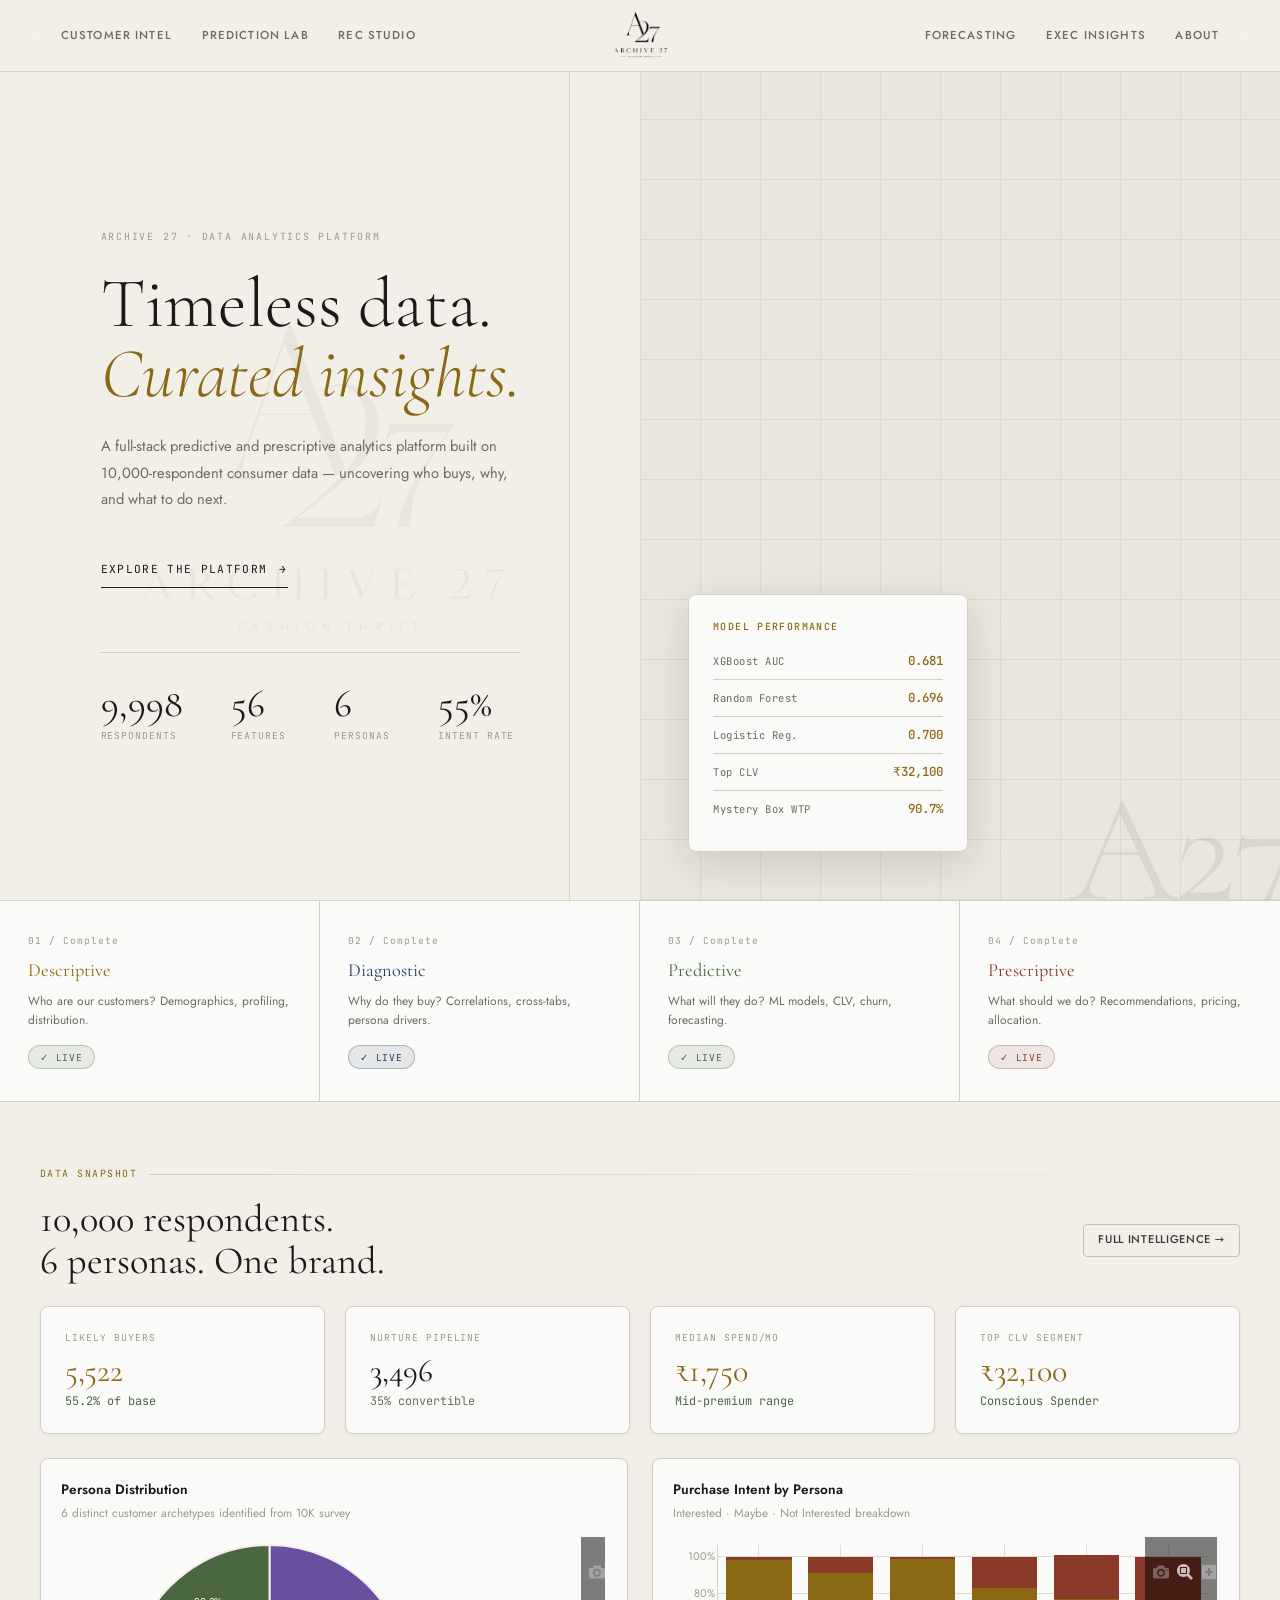
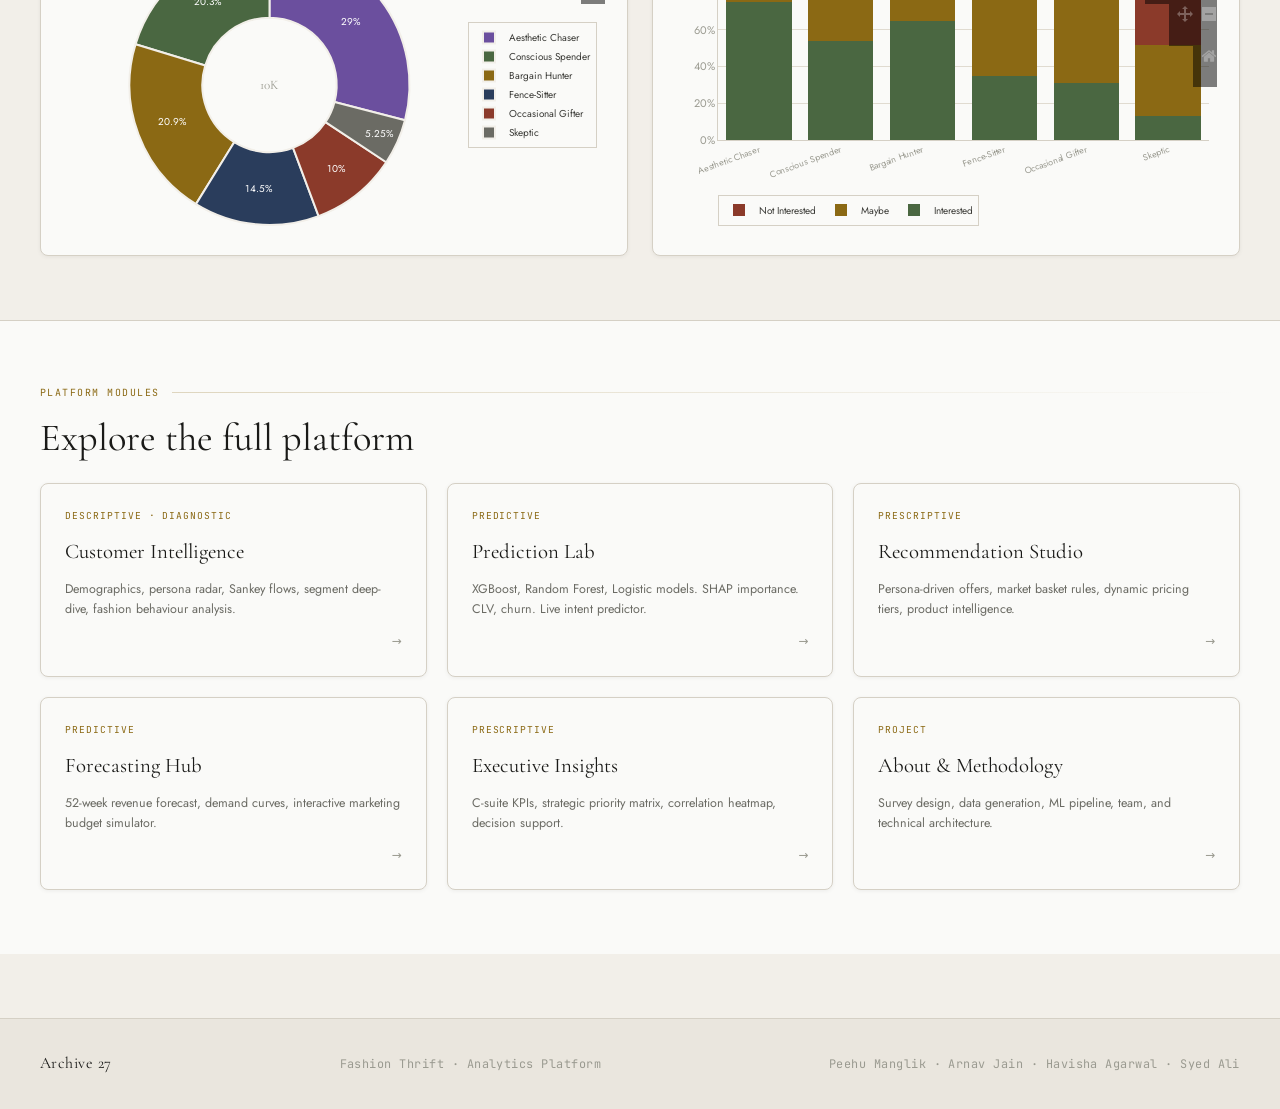
<file: index.html>
<!DOCTYPE html>
<html lang="en">
<head>
<meta charset="UTF-8"/><meta name="viewport" content="width=device-width,initial-scale=1"/>
<title>Archive 27 — Analytics Platform</title>
<link rel="stylesheet" href="css/main.css"/>
<style>
/* ── Hero ── */
.hero{min-height:calc(100vh - var(--nav-h));display:grid;grid-template-columns:1fr 1fr;align-items:stretch;background:var(--cream)}
.hero-left{display:flex;flex-direction:column;justify-content:center;padding:5rem 4rem 5rem 0;border-right:1px solid var(--border)}
.hero-eyebrow{font-family:var(--font-mono);font-size:.62rem;letter-spacing:.18em;text-transform:uppercase;color:var(--ink-4);margin-bottom:1.5rem}
.hero h1{font-size:clamp(3.5rem,5.5vw,5.5rem);line-height:1.0;margin-bottom:1.5rem;font-weight:300}
.hero h1 em{font-style:italic;color:var(--gold)}
.hero-sub{font-size:.92rem;color:var(--ink-3);max-width:420px;margin-bottom:3rem;line-height:1.8}
.hero-cta{display:flex;align-items:center;gap:.75rem;font-family:var(--font-mono);font-size:.7rem;letter-spacing:.12em;text-transform:uppercase;color:var(--ink);text-decoration:none;padding-bottom:.5rem;border-bottom:1px solid var(--ink);width:fit-content;transition:var(--t)}
.hero-cta:hover{color:var(--gold);border-color:var(--gold)}
.hero-stats{display:flex;gap:3rem;margin-top:4rem;padding-top:2rem;border-top:1px solid var(--border)}
.hero-stat-n{font-family:var(--font-serif);font-size:2.4rem;color:var(--ink);line-height:1}
.hero-stat-l{font-family:var(--font-mono);font-size:.6rem;letter-spacing:.1em;text-transform:uppercase;color:var(--ink-4);margin-top:.3rem}
.hero-right{position:relative;overflow:hidden;background:var(--cream-2)}
.hero-right-inner{position:absolute;inset:0;display:flex;flex-direction:column;justify-content:flex-end;padding:3rem}
.hero-right-pattern{position:absolute;inset:0;opacity:.06;background-image:repeating-linear-gradient(0deg,var(--ink) 0,var(--ink) 1px,transparent 1px,transparent 60px),repeating-linear-gradient(90deg,var(--ink) 0,var(--ink) 1px,transparent 1px,transparent 60px)}
.hero-right-text{font-family:var(--font-serif);font-size:clamp(5rem,12vw,11rem);line-height:.85;color:var(--ink);opacity:.07;font-weight:300;letter-spacing:-.02em;user-select:none;position:absolute;bottom:-1rem;right:-1rem}
.hero-kpi-float{background:var(--white);border:1px solid var(--border);border-radius:var(--r-lg);padding:1.5rem;box-shadow:var(--shadow-lg);position:relative;z-index:1;max-width:280px}
.hkpi-row{display:flex;justify-content:space-between;align-items:center;padding:.5rem 0;border-bottom:1px solid var(--border);font-size:.78rem}
.hkpi-row:last-child{border-bottom:none}
.hkpi-label{color:var(--ink-3);font-family:var(--font-mono);font-size:.66rem;letter-spacing:.05em}
.hkpi-val{color:var(--gold);font-family:var(--font-mono);font-weight:500}
/* Tier row */
.tier-row{display:grid;grid-template-columns:repeat(4,1fr);border-top:1px solid var(--border);border-bottom:1px solid var(--border);background:var(--white)}
.tier-cell{padding:2rem 1.75rem;border-right:1px solid var(--border);transition:var(--t)}
.tier-cell:last-child{border-right:none}
.tier-cell:hover{background:var(--cream)}
.tier-num{font-family:var(--font-mono);font-size:.6rem;letter-spacing:.1em;color:var(--ink-4);margin-bottom:.5rem}
.tier-name{font-family:var(--font-serif);font-size:1.15rem;margin-bottom:.4rem}
.tier-desc{font-size:.75rem;color:var(--ink-3);line-height:1.6}
.tier-tag{margin-top:.75rem}
@media(max-width:900px){.tier-row{grid-template-columns:1fr 1fr}.hero{grid-template-columns:1fr}.hero-right{display:none}.hero-left{padding:3rem 0}}
</style>
</head>
<body>
<nav class="nav" id="main-nav"></nav>
<div class="page">

<!-- HERO -->
<section class="hero">
  <div class="hero-left container" style="max-width:none;padding-left:calc((100vw - 1300px)/2 + 2.5rem);padding-right:3rem;position:relative;">
    <img src="assets/logo-dark.png" style="position:absolute;top:50%;left:50%;transform:translate(-50%,-50%);width:480px;opacity:.04;pointer-events:none;user-select:none;z-index:0;"/>
    <div style="position:relative;z-index:1">
      <div class="hero-eyebrow fade-up">Archive 27 · Data Analytics Platform</div>
      <h1 class="fade-up-1">Timeless data.<br/><em>Curated insights.</em></h1>
      <p class="hero-sub fade-up-2">A full-stack predictive and prescriptive analytics platform built on 10,000-respondent consumer data — uncovering who buys, why, and what to do next.</p>
      <a href="pages/customer-intelligence.html" class="hero-cta fade-up-3">
        Explore the Platform <span>→</span>
      </a>
      <div class="hero-stats fade-up-4">
        <div><div class="hero-stat-n" id="st-resp">0</div><div class="hero-stat-l">Respondents</div></div>
        <div><div class="hero-stat-n" id="st-feat">0</div><div class="hero-stat-l">Features</div></div>
        <div><div class="hero-stat-n" id="st-pers">0</div><div class="hero-stat-l">Personas</div></div>
        <div><div class="hero-stat-n" id="st-int">0<span style="font-size:1.6rem">%</span></div><div class="hero-stat-l">Intent Rate</div></div>
      </div>
    </div>
  </div>
  <div class="hero-right">
    <div class="hero-right-pattern"></div>
    <div class="hero-right-text">A27</div>
    <div class="hero-right-inner">
      <div class="hero-kpi-float">
        <div class="label label-gold mb-sm">Model Performance</div>
        <div class="hkpi-row"><span class="hkpi-label">XGBoost AUC</span><span class="hkpi-val">0.681</span></div>
        <div class="hkpi-row"><span class="hkpi-label">Random Forest</span><span class="hkpi-val">0.696</span></div>
        <div class="hkpi-row"><span class="hkpi-label">Logistic Reg.</span><span class="hkpi-val">0.700</span></div>
        <div class="hkpi-row"><span class="hkpi-label">Top CLV</span><span class="hkpi-val">₹32,100</span></div>
        <div class="hkpi-row"><span class="hkpi-label">Mystery Box WTP</span><span class="hkpi-val">90.7%</span></div>
      </div>
    </div>
  </div>
</section>

<!-- TIER ROW -->
<div class="tier-row">
  <div class="tier-cell"><div class="tier-num">01 / Complete</div><div class="tier-name text-gold">Descriptive</div><div class="tier-desc">Who are our customers? Demographics, profiling, distribution.</div><div class="tier-tag"><span class="tag tag-sage">✓ Live</span></div></div>
  <div class="tier-cell"><div class="tier-num">02 / Complete</div><div class="tier-name" style="color:var(--navy)">Diagnostic</div><div class="tier-desc">Why do they buy? Correlations, cross-tabs, persona drivers.</div><div class="tier-tag"><span class="tag tag-navy">✓ Live</span></div></div>
  <div class="tier-cell"><div class="tier-num">03 / Complete</div><div class="tier-name" style="color:var(--sage)">Predictive</div><div class="tier-desc">What will they do? ML models, CLV, churn, forecasting.</div><div class="tier-tag"><span class="tag tag-sage">✓ Live</span></div></div>
  <div class="tier-cell"><div class="tier-num">04 / Complete</div><div class="tier-name" style="color:var(--rust)">Prescriptive</div><div class="tier-desc">What should we do? Recommendations, pricing, allocation.</div><div class="tier-tag"><span class="tag tag-rust">✓ Live</span></div></div>
</div>

<!-- DATA SNAPSHOT -->
<section style="padding:4rem 0;background:var(--cream)">
  <div class="container">
    <div class="section-label">Data Snapshot</div>
    <div class="flex-between mb-lg" style="flex-wrap:wrap;gap:1rem">
      <h2>10,000 respondents.<br/>6 personas. One brand.</h2>
      <a href="pages/customer-intelligence.html" class="btn btn-outline btn-sm">Full Intelligence →</a>
    </div>
    <div class="grid-4 mb-lg" id="kpi-row"></div>
    <div class="grid-2">
      <div class="chart-wrap"><div class="chart-title">Persona Distribution</div><div class="chart-sub">6 distinct customer archetypes identified from 10K survey</div><div id="ch-persona" style="height:300px"></div></div>
      <div class="chart-wrap"><div class="chart-title">Purchase Intent by Persona</div><div class="chart-sub">Interested · Maybe · Not Interested breakdown</div><div id="ch-intent" style="height:300px"></div></div>
    </div>
  </div>
</section>

<!-- PLATFORM MODULES -->
<section style="padding:4rem 0;background:var(--white);border-top:1px solid var(--border)">
  <div class="container">
    <div class="section-label">Platform Modules</div>
    <h2 class="mb-lg">Explore the full platform</h2>
    <div class="nav-cards">
      <a href="pages/customer-intelligence.html" class="nav-card"><div class="nav-card-label">Descriptive · Diagnostic</div><div class="nav-card-title">Customer Intelligence</div><div class="nav-card-desc">Demographics, persona radar, Sankey flows, segment deep-dive, fashion behaviour analysis.</div><div class="nav-card-arrow">→</div></a>
      <a href="pages/prediction-lab.html" class="nav-card"><div class="nav-card-label">Predictive</div><div class="nav-card-title">Prediction Lab</div><div class="nav-card-desc">XGBoost, Random Forest, Logistic models. SHAP importance. CLV, churn. Live intent predictor.</div><div class="nav-card-arrow">→</div></a>
      <a href="pages/recommendation-studio.html" class="nav-card"><div class="nav-card-label">Prescriptive</div><div class="nav-card-title">Recommendation Studio</div><div class="nav-card-desc">Persona-driven offers, market basket rules, dynamic pricing tiers, product intelligence.</div><div class="nav-card-arrow">→</div></a>
      <a href="pages/forecasting-hub.html" class="nav-card"><div class="nav-card-label">Predictive</div><div class="nav-card-title">Forecasting Hub</div><div class="nav-card-desc">52-week revenue forecast, demand curves, interactive marketing budget simulator.</div><div class="nav-card-arrow">→</div></a>
      <a href="pages/executive-insights.html" class="nav-card"><div class="nav-card-label">Prescriptive</div><div class="nav-card-title">Executive Insights</div><div class="nav-card-desc">C-suite KPIs, strategic priority matrix, correlation heatmap, decision support.</div><div class="nav-card-arrow">→</div></a>
      <a href="pages/about.html" class="nav-card"><div class="nav-card-label">Project</div><div class="nav-card-title">About & Methodology</div><div class="nav-card-desc">Survey design, data generation, ML pipeline, team, and technical architecture.</div><div class="nav-card-arrow">→</div></a>
    </div>
  </div>
</section>

<footer class="footer"><div class="container"><div class="footer-inner">
  <span class="footer-brand">Archive 27</span>
  <span>Fashion Thrift · Analytics Platform</span>
  <span>Peehu Manglik · Arnav Jain · Havisha Agarwal · Syed Ali</span>
</div></div></footer>
</div>

<script src="https://cdn.plot.ly/plotly-2.32.0.min.js"></script>
<script src="js/utils.js"></script>
<script src="js/data.js"></script>
<script>
const D=window.A27_DATA, A=window.A27;
A.buildNav('home',true);

// Counters
setTimeout(()=>{
  A.counter(document.getElementById('st-resp'),10000,1600);
  A.counter(document.getElementById('st-feat'),56,1200);
  A.counter(document.getElementById('st-pers'),6,800);
  A.counter(document.getElementById('st-int'),Math.round(D.overview.likely_buyers/D.overview.total*100),1200,'','%');
},200);

// KPIs
document.getElementById('kpi-row').innerHTML=[
  {l:'Likely Buyers',v:D.overview.likely_buyers.toLocaleString('en-IN'),d:'55.2% of base',c:'pos'},
  {l:'Nurture Pipeline',v:D.overview.maybe.toLocaleString('en-IN'),d:'35% convertible',c:'neu'},
  {l:'Median Spend/mo',v:'₹1,750',d:'Mid-premium range',c:'pos'},
  {l:'Top CLV Segment',v:'₹32,100',d:'Conscious Spender',c:'pos'},
].map(k=>`<div class="kpi"><div class="kpi-label">${k.l}</div><div class="kpi-value ${k.c==='pos'?'accent':''}">${k.v}</div><div class="kpi-delta ${k.c}">${k.d}</div></div>`).join('');

// Charts — run after Plotly loads
window.addEventListener('load',()=>{
  A.plot('ch-persona',[{
    type:'pie',hole:.48,labels:A.PO,values:A.PO.map(p=>D.overview.personas[p]||0),
    marker:{colors:A.PO.map(p=>A.PC[p]),line:{color:'#F2EFE9',width:2}},
    textinfo:'percent',textfont:{size:10},sort:false,
    hovertemplate:'<b>%{label}</b><br>%{value:,}<br>%{percent}<extra></extra>',
  }],{margin:{t:10,b:10,l:10,r:10},showlegend:true,
    legend:{orientation:'v',font:{size:10},x:1,y:.5,xanchor:'left',bgcolor:'rgba(0,0,0,0)'},
    annotations:[{text:'10K',x:.5,y:.5,showarrow:false,font:{size:13,color:'#9A9A90',family:'Cormorant Garamond'}}]});

  A.plot('ch-intent',[
    {k:'Interested',c:'#4A6741'},{k:'Maybe',c:'#8B6914'},{k:'Not Interested',c:'#8B3A2A'}
  ].map(it=>({type:'bar',name:it.k,x:A.PO,
    y:A.PO.map(p=>Math.round((D.segments[p]?.intent[it.k]||0)*100)),
    marker:{color:it.c},hovertemplate:it.k+' · %{x}: %{y}%<extra></extra>'})),
  {barmode:'stack',xaxis:{tickangle:-20,tickfont:{size:9}},yaxis:{ticksuffix:'%'},
    legend:{orientation:'h',y:-0.28,font:{size:10}},margin:{t:10,b:90,l:45,r:10}});
});
</script>
</body>
</html>
</file>
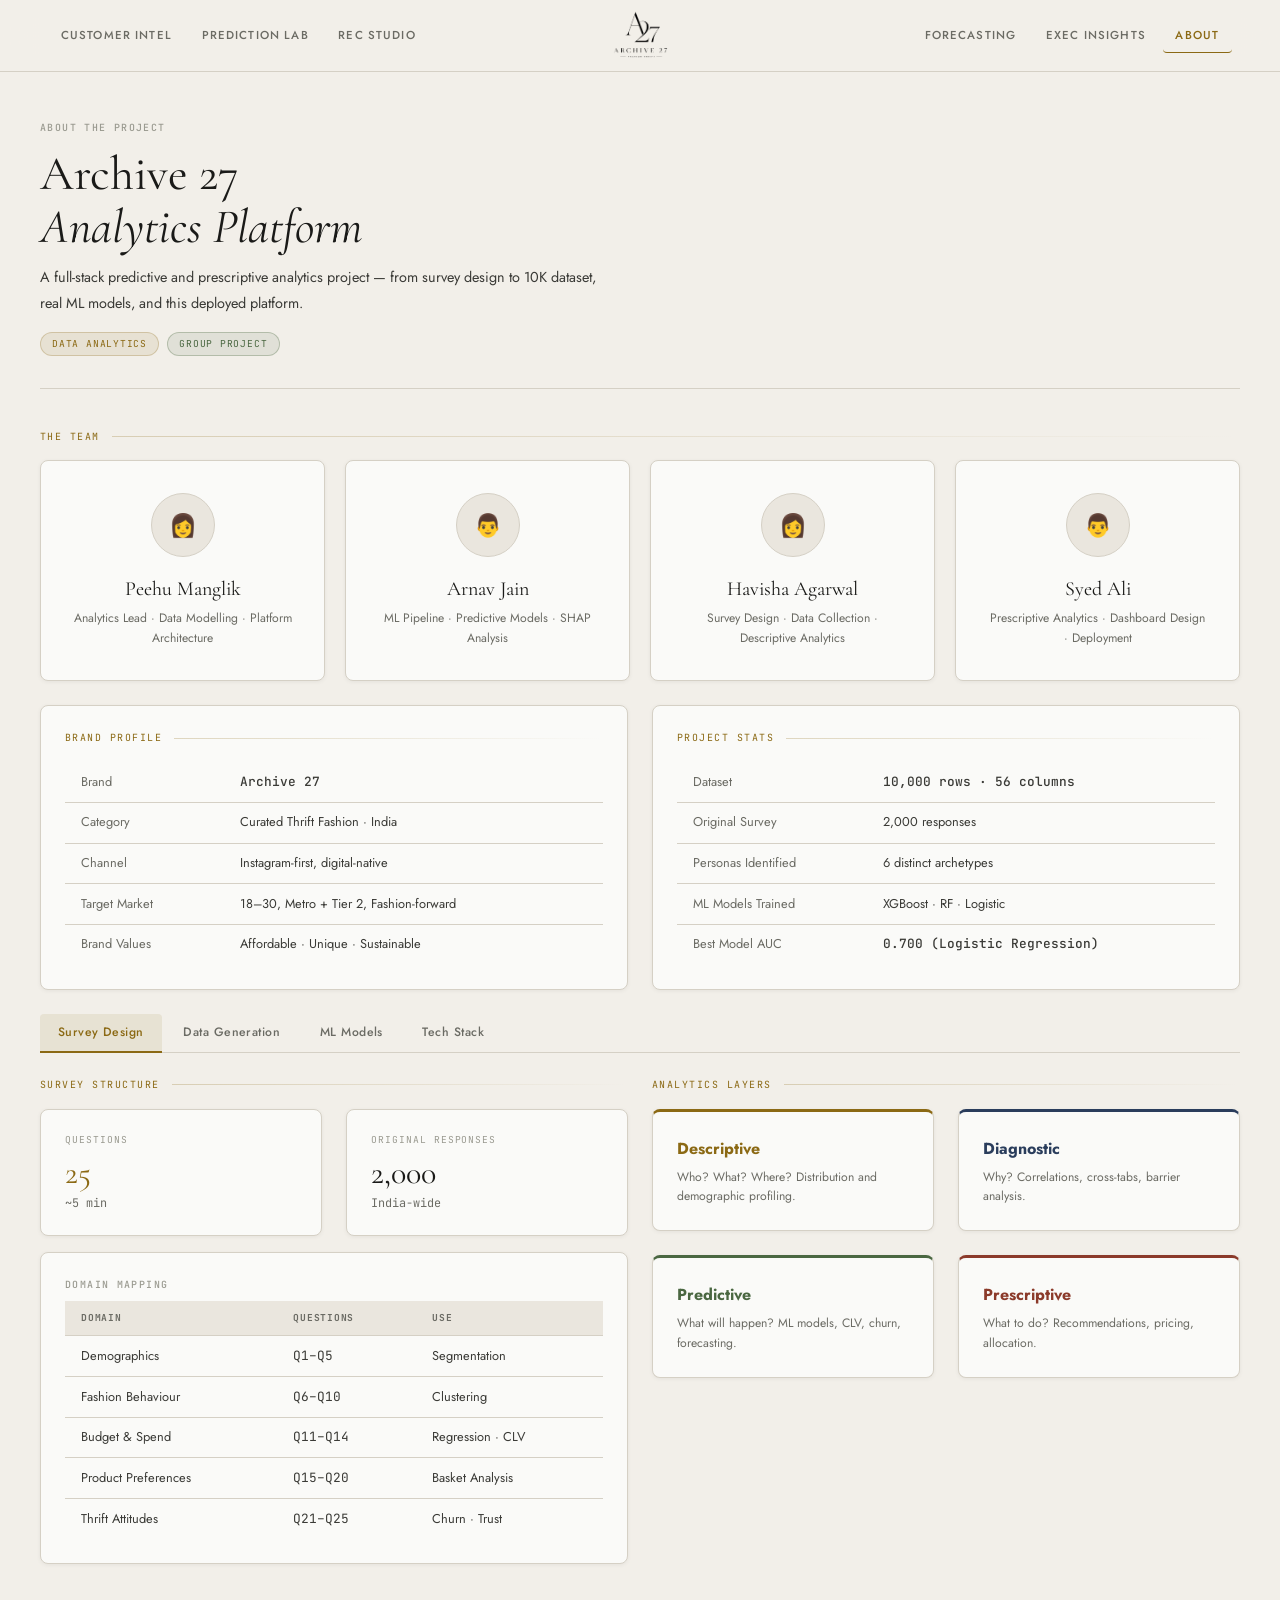
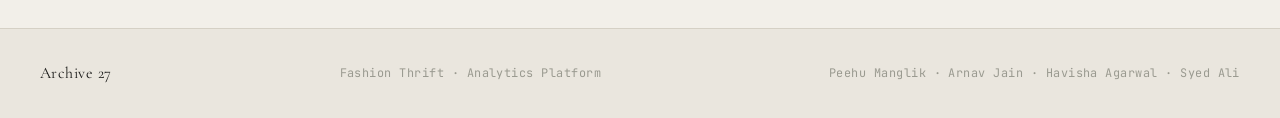
<file: pages/about.html>
<!DOCTYPE html>
<html lang="en">
<head>
<meta charset="UTF-8"/><meta name="viewport" content="width=device-width,initial-scale=1"/>
<title>About · Archive 27</title>
<link rel="stylesheet" href="../css/main.css"/>
<style>
.team-card{background:var(--white);border:1px solid var(--border);border-radius:var(--r-lg);padding:2rem;text-align:center;box-shadow:var(--shadow);transition:var(--t)}
.team-card:hover{box-shadow:var(--shadow-md);transform:translateY(-2px)}
.team-avatar{width:64px;height:64px;border-radius:50%;background:var(--cream-2);border:1px solid var(--border);display:flex;align-items:center;justify-content:center;font-size:1.4rem;margin:0 auto 1rem}
.team-name{font-family:var(--font-serif);font-size:1.25rem;color:var(--ink);margin-bottom:.25rem}
.team-role{font-size:.76rem;color:var(--ink-3);line-height:1.6}
.tl{position:relative;padding-left:2rem}
.tl::before{content:'';position:absolute;left:.4rem;top:0;bottom:0;width:1px;background:linear-gradient(to bottom,var(--gold),transparent)}
.tl-item{position:relative;margin-bottom:1.75rem}
.tl-item::before{content:'';position:absolute;left:-1.8rem;top:.35rem;width:8px;height:8px;border-radius:50%;background:var(--gold);border:2px solid var(--cream-2)}
.tl-title{font-weight:600;font-size:.85rem;color:var(--ink);margin-bottom:.2rem}
.tl-desc{font-size:.78rem;color:var(--ink-3);line-height:1.65}
</style>
</head>
<body>
<nav class="nav" id="main-nav"></nav>
<div class="page"><div class="container">

<div class="page-header">
  <div class="page-header-eyebrow label">About the Project</div>
  <h1>Archive 27<br/><em>Analytics Platform</em></h1>
  <p>A full-stack predictive and prescriptive analytics project — from survey design to 10K dataset, real ML models, and this deployed platform.</p>
  <div class="page-header-tags">
    <span class="tag tag-gold">Data Analytics</span><span class="tag tag-sage">Group Project</span>
  </div>
</div>

<!-- Team -->
<div class="section-label mb-md">The Team</div>
<div class="grid-4 mb-lg">
  <div class="team-card"><div class="team-avatar">👩</div><div class="team-name">Peehu Manglik</div><div class="team-role">Analytics Lead · Data Modelling · Platform Architecture</div></div>
  <div class="team-card"><div class="team-avatar">👨</div><div class="team-name">Arnav Jain</div><div class="team-role">ML Pipeline · Predictive Models · SHAP Analysis</div></div>
  <div class="team-card"><div class="team-avatar">👩</div><div class="team-name">Havisha Agarwal</div><div class="team-role">Survey Design · Data Collection · Descriptive Analytics</div></div>
  <div class="team-card"><div class="team-avatar">👨</div><div class="team-name">Syed Ali</div><div class="team-role">Prescriptive Analytics · Dashboard Design · Deployment</div></div>
</div>

<!-- Brand + Project -->
<div class="grid-2 mb-lg">
  <div class="card">
    <div class="section-label mb-md">Brand Profile</div>
    <table class="data-table"><tbody>
      <tr><td style="color:var(--ink-3)">Brand</td><td class="val-gold">Archive 27</td></tr>
      <tr><td style="color:var(--ink-3)">Category</td><td>Curated Thrift Fashion · India</td></tr>
      <tr><td style="color:var(--ink-3)">Channel</td><td>Instagram-first, digital-native</td></tr>
      <tr><td style="color:var(--ink-3)">Target Market</td><td>18–30, Metro + Tier 2, Fashion-forward</td></tr>
      <tr><td style="color:var(--ink-3)">Brand Values</td><td>Affordable · Unique · Sustainable</td></tr>
    </tbody></table>
  </div>
  <div class="card">
    <div class="section-label mb-md">Project Stats</div>
    <table class="data-table"><tbody>
      <tr><td style="color:var(--ink-3)">Dataset</td><td class="val-gold">10,000 rows · 56 columns</td></tr>
      <tr><td style="color:var(--ink-3)">Original Survey</td><td>2,000 responses</td></tr>
      <tr><td style="color:var(--ink-3)">Personas Identified</td><td>6 distinct archetypes</td></tr>
      <tr><td style="color:var(--ink-3)">ML Models Trained</td><td>XGBoost · RF · Logistic</td></div></tr>
      <tr><td style="color:var(--ink-3)">Best Model AUC</td><td class="val-gold">0.700 (Logistic Regression)</td></tr>
    </tbody></table>
  </div>
</div>

<!-- Tabs -->
<div class="tabs-wrap">
  <div class="tab-nav">
    <button class="tab-btn active" data-tab="survey">Survey Design</button>
    <button class="tab-btn" data-tab="datagen">Data Generation</button>
    <button class="tab-btn" data-tab="ml">ML Models</button>
    <button class="tab-btn" data-tab="tech">Tech Stack</button>
  </div>

  <div class="tab-panel active" data-tab="survey">
    <div class="grid-2 mb-lg">
      <div>
        <div class="section-label mb-md">Survey Structure</div>
        <div class="grid-2 mb-md">
          <div class="kpi"><div class="kpi-label">Questions</div><div class="kpi-value accent">25</div><div class="kpi-delta neu">~5 min</div></div>
          <div class="kpi"><div class="kpi-label">Original Responses</div><div class="kpi-value">2,000</div><div class="kpi-delta neu">India-wide</div></div>
        </div>
        <div class="card"><div class="label mb-sm">Domain Mapping</div>
          <table class="data-table"><thead><tr><th>Domain</th><th>Questions</th><th>Use</th></tr></thead><tbody>
            <tr><td>Demographics</td><td class="mono">Q1–Q5</td><td>Segmentation</td></tr>
            <tr><td>Fashion Behaviour</td><td class="mono">Q6–Q10</td><td>Clustering</td></tr>
            <tr><td>Budget & Spend</td><td class="mono">Q11–Q14</td><td>Regression · CLV</td></tr>
            <tr><td>Product Preferences</td><td class="mono">Q15–Q20</td><td>Basket Analysis</td></tr>
            <tr><td>Thrift Attitudes</td><td class="mono">Q21–Q25</td><td>Churn · Trust</td></tr>
          </tbody></table>
        </div>
      </div>
      <div>
        <div class="section-label mb-md">Analytics Layers</div>
        <div class="grid-2">
          <div class="card" style="border-top:3px solid var(--gold)"><div style="font-weight:700;color:var(--gold);margin-bottom:.4rem">Descriptive</div><div style="font-size:.76rem;color:var(--ink-3)">Who? What? Where? Distribution and demographic profiling.</div></div>
          <div class="card" style="border-top:3px solid var(--navy)"><div style="font-weight:700;color:var(--navy);margin-bottom:.4rem">Diagnostic</div><div style="font-size:.76rem;color:var(--ink-3)">Why? Correlations, cross-tabs, barrier analysis.</div></div>
          <div class="card" style="border-top:3px solid var(--sage)"><div style="font-weight:700;color:var(--sage);margin-bottom:.4rem">Predictive</div><div style="font-size:.76rem;color:var(--ink-3)">What will happen? ML models, CLV, churn, forecasting.</div></div>
          <div class="card" style="border-top:3px solid var(--rust)"><div style="font-weight:700;color:var(--rust);margin-bottom:.4rem">Prescriptive</div><div style="font-size:.76rem;color:var(--ink-3)">What to do? Recommendations, pricing, allocation.</div></div>
        </div>
      </div>
    </div>
  </div>

  <div class="tab-panel" data-tab="datagen">
    <div class="grid-2">
      <div>
        <div class="section-label mb-md">Generation Methodology</div>
        <div class="insight gold mb-md"><strong>Persona-conditioned probabilistic sampling</strong> — 330 per-persona distributions extracted from 2,000 original rows, used as generation priors with Dirichlet noise.</div>
        <div class="tl">
          <div class="tl-item"><div class="tl-title">Step 1 — Extract Per-Persona Distributions</div><div class="tl-desc">330 distributions extracted (6 personas × 55 columns) from original 2K dataset.</div></div>
          <div class="tl-item"><div class="tl-title">Step 2 — Dirichlet Noise Injection</div><div class="tl-desc">α = real_freq × 80 + 0.5 per categorical prior to simulate natural survey variance.</div></div>
          <div class="tl-item"><div class="tl-title">Step 3 — Persona-Conditioned Sampling</div><div class="tl-desc">Each row assigned to a persona, all 55 columns sampled from that persona's distributions.</div></div>
          <div class="tl-item"><div class="tl-title">Step 4 — Missing Value Replication</div><div class="tl-desc">style_secondary ~51.4% missing replicated exactly to match original patterns.</div></div>
          <div class="tl-item"><div class="tl-title">Step 5 — Validation</div><div class="tl-desc">Binary column means within ±3.5%, persona proportions exact (±0%).</div></div>
        </div>
      </div>
      <div>
        <div class="section-label mb-md">Validation Chart</div>
        <div class="chart-wrap"><div id="c-valid" style="height:280px"></div></div>
        <div class="card mt-md">
          <table class="data-table"><tbody>
            <tr><td style="color:var(--ink-3)">Original</td><td class="val-gold">2,000 rows</td></tr>
            <tr><td style="color:var(--ink-3)">Expanded</td><td class="val-gold">10,000 rows</td></tr>
            <tr><td style="color:var(--ink-3)">Missing pattern</td><td class="val-sage">✓ Preserved</td></tr>
            <tr><td style="color:var(--ink-3)">Distribution drift</td><td class="val-gold">≤3.5%</td></tr>
          </tbody></table>
        </div>
      </div>
    </div>
  </div>

  <div class="tab-panel" data-tab="ml">
    <div class="grid-3 mb-lg">
      <div class="card" style="border-top:3px solid var(--gold)"><div style="font-weight:700;color:var(--gold);margin-bottom:.5rem">⚡ XGBoost</div><div style="font-size:.78rem;color:var(--ink-3);line-height:1.7;margin-bottom:.75rem">Gradient Boosted Trees — trained on 8,000 rows, tested on 2,000. Non-linear interactions captured.</div><span class="tag tag-gold">AUC 0.681</span> <span class="tag tag-gold">Acc 57.9%</span></div>
      <div class="card" style="border-top:3px solid var(--sage)"><div style="font-weight:700;color:var(--sage);margin-bottom:.5rem">🌲 Random Forest</div><div style="font-size:.78rem;color:var(--ink-3);line-height:1.7;margin-bottom:.75rem">200-tree ensemble — robust generalisation, low variance. Used for feature importance cross-validation.</div><span class="tag tag-sage">AUC 0.696</span> <span class="tag tag-sage">Acc 58.2%</span></div>
      <div class="card" style="border-top:3px solid var(--navy)"><div style="font-weight:700;color:var(--navy);margin-bottom:.5rem">📈 Logistic Regression</div><div style="font-size:.78rem;color:var(--ink-3);line-height:1.7;margin-bottom:.75rem">Interpretable baseline — fastest, explicit coefficients. Best AUC among the 3 models at 0.700.</div><span class="tag tag-navy">AUC 0.700</span> <span class="tag tag-navy">Acc 58.6%</span></div>
    </div>
    <div class="insight navy"><strong>Note on accuracy:</strong> Purchase intent is a 3-class problem (Interested / Maybe / Not Interested) with imbalanced classes (55% / 35% / 10%). ~58% accuracy is meaningful — it significantly outperforms the 55% naive baseline. AUC of 0.70 indicates good discriminative ability across all three classes.</div>
  </div>

  <div class="tab-panel" data-tab="tech">
    <div class="grid-2">
      <div class="card">
        <div class="section-label mb-md">Frontend Stack</div>
        <div style="display:flex;flex-wrap:wrap;gap:.5rem;margin-bottom:1.25rem">
          <span class="tag tag-gold">HTML5</span><span class="tag tag-gold">CSS3</span><span class="tag tag-gold">Vanilla JavaScript</span><span class="tag tag-gold">Plotly.js 2.32</span><span class="tag tag-gold">GitHub Pages</span>
        </div>
        <div class="section-label mb-md">Data & ML Stack</div>
        <div style="display:flex;flex-wrap:wrap;gap:.5rem">
          <span class="tag tag-sage">Python 3.12</span><span class="tag tag-sage">Pandas · NumPy</span><span class="tag tag-sage">scikit-learn</span><span class="tag tag-sage">GradientBoosting</span><span class="tag tag-sage">RandomForest</span>
        </div>
      </div>
      <div class="card">
        <div class="section-label mb-md">Architecture</div>
        <div style="font-size:.8rem;color:var(--ink-2);line-height:2">
          <div style="padding:.4rem 0;border-bottom:1px solid var(--border)">📊 Python trains 3 ML models on 10K dataset</div>
          <div style="padding:.4rem 0;border-bottom:1px solid var(--border)">🔢 All 2,880 input combinations pre-computed</div>
          <div style="padding:.4rem 0;border-bottom:1px solid var(--border)">💾 Results stored in <code class="mono">data.js</code> (393 KB)</div>
          <div style="padding:.4rem 0;border-bottom:1px solid var(--border)">🌐 GitHub Pages serves static HTML/JS/CSS</div>
          <div style="padding:.4rem 0">⚡ Browser does instant JSON key lookup &lt;1ms</div>
        </div>
      </div>
    </div>
  </div>
</div>

</div></div>
<footer class="footer"><div class="container"><div class="footer-inner">
  <span class="footer-brand">Archive 27</span>
  <span>Fashion Thrift · Analytics Platform</span>
  <span>Peehu Manglik · Arnav Jain · Havisha Agarwal · Syed Ali</span>
</div></div></footer>

<script src="https://cdn.plot.ly/plotly-2.32.0.min.js"></script>
<script src="../js/utils.js"></script>
<script src="../js/data.js"></script>
<script>
const D=window.A27_DATA,A=window.A27;
A.buildNav('about');

A.reg('survey',()=>{});
A.reg('datagen',()=>{
  A.plot('c-valid',[{type:'bar',x:A.PO,y:A.PO.map(p=>D.segments[p].pct),
    marker:{color:A.PO.map(p=>A.PC[p]),line:{color:'transparent'}},
    text:A.PO.map(p=>D.segments[p].pct+'%'),textposition:'outside',
    hovertemplate:'%{x}: %{y}%<extra></extra>'}],
  {xaxis:{tickangle:-20,tickfont:{size:9}},yaxis:{ticksuffix:'%',title:{text:'% of Dataset'}},
    showlegend:false,margin:{t:10,b:90,l:55,r:20}});
});
A.reg('ml',()=>{});
A.reg('tech',()=>{});
A.initTabs();
</script>
</body>
</html>
</file>
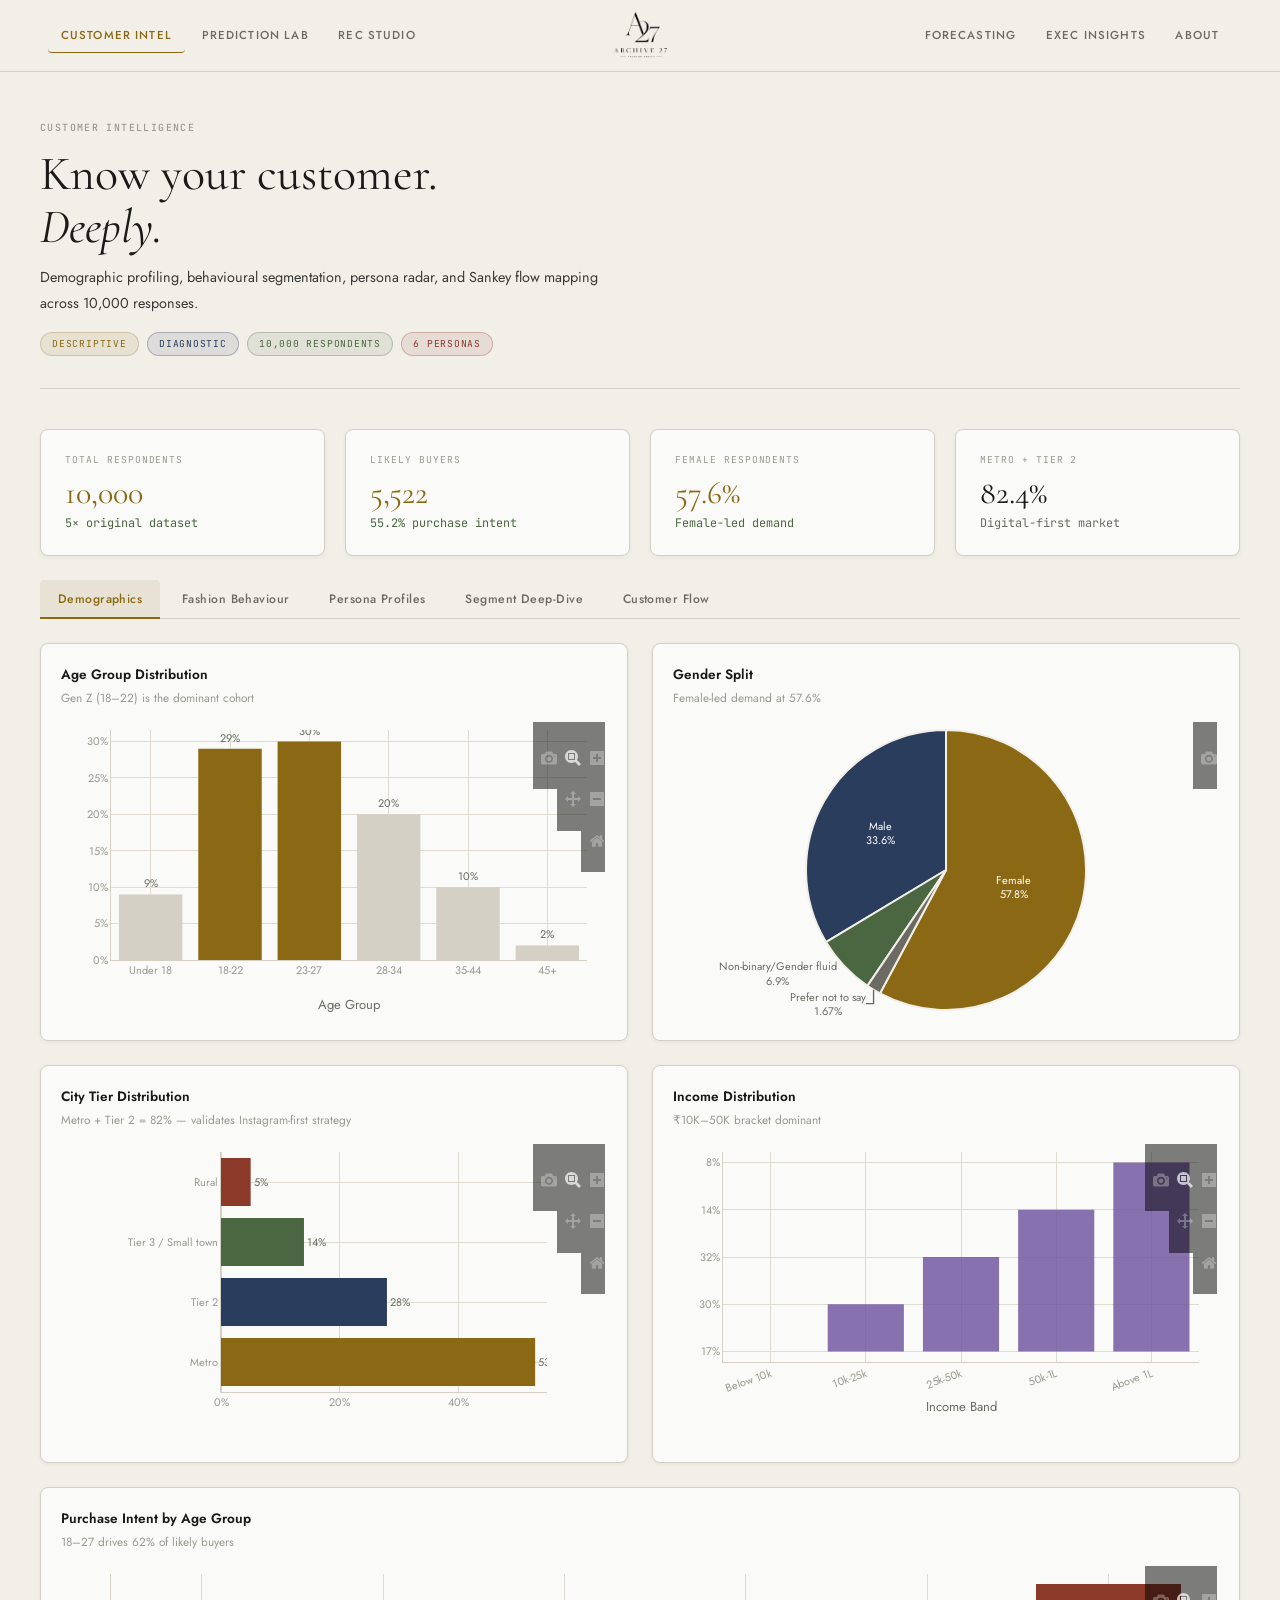
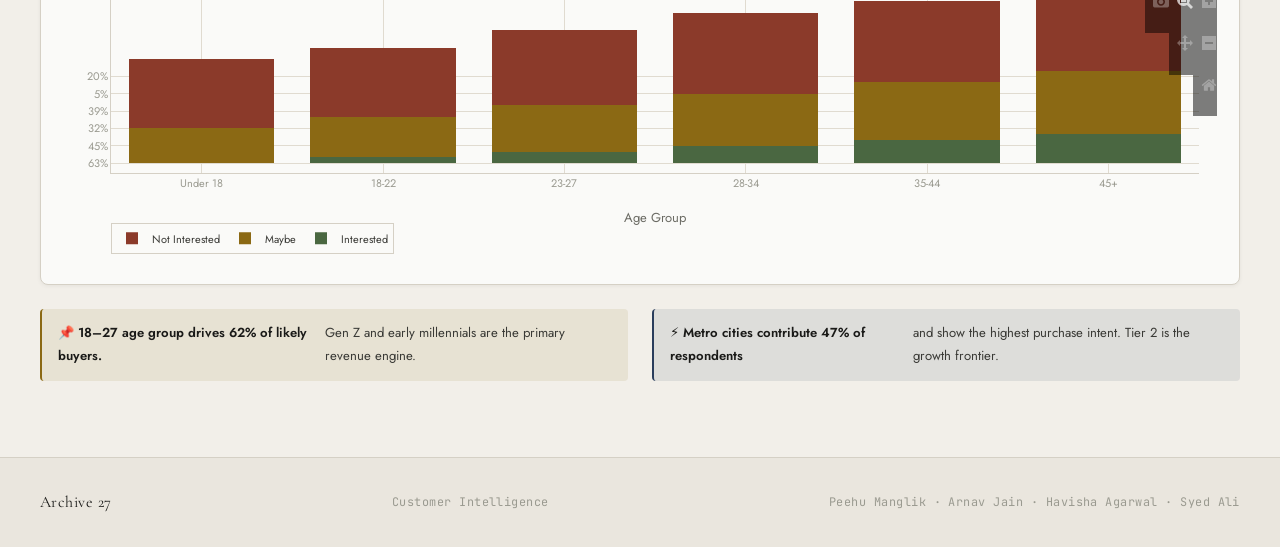
<file: pages/customer-intelligence.html>
<!DOCTYPE html>
<html lang="en">
<head>
<meta charset="UTF-8"/><meta name="viewport" content="width=device-width,initial-scale=1"/>
<title>Customer Intelligence · Archive 27</title>
<link rel="stylesheet" href="../css/main.css"/>
</head>
<body>
<nav class="nav" id="main-nav"></nav>
<div class="page"><div class="container">

<div class="page-header">
  <div class="page-header-eyebrow label">Customer Intelligence</div>
  <h1>Know your customer.<br/><em>Deeply.</em></h1>
  <p>Demographic profiling, behavioural segmentation, persona radar, and Sankey flow mapping across 10,000 responses.</p>
  <div class="page-header-tags">
    <span class="tag tag-gold">Descriptive</span><span class="tag tag-navy">Diagnostic</span>
    <span class="tag tag-sage">10,000 Respondents</span><span class="tag tag-rust">6 Personas</span>
  </div>
</div>

<div class="grid-4 mb-lg" id="ci-kpis"></div>

<div class="tabs-wrap">
  <div class="tab-nav">
    <button class="tab-btn active" data-tab="demo">Demographics</button>
    <button class="tab-btn" data-tab="beh">Fashion Behaviour</button>
    <button class="tab-btn" data-tab="pers">Persona Profiles</button>
    <button class="tab-btn" data-tab="seg">Segment Deep-Dive</button>
    <button class="tab-btn" data-tab="flow">Customer Flow</button>
  </div>

  <div class="tab-panel active" data-tab="demo">
    <div class="grid-2 mb-lg">
      <div class="chart-wrap"><div class="chart-title">Age Group Distribution</div><div class="chart-sub">Gen Z (18–22) is the dominant cohort</div><div id="c-age" style="height:300px"></div></div>
      <div class="chart-wrap"><div class="chart-title">Gender Split</div><div class="chart-sub">Female-led demand at 57.6%</div><div id="c-gender" style="height:300px"></div></div>
    </div>
    <div class="grid-2 mb-lg">
      <div class="chart-wrap"><div class="chart-title">City Tier Distribution</div><div class="chart-sub">Metro + Tier 2 = 82% — validates Instagram-first strategy</div><div id="c-city" style="height:300px"></div></div>
      <div class="chart-wrap"><div class="chart-title">Income Distribution</div><div class="chart-sub">₹10K–50K bracket dominant</div><div id="c-income" style="height:300px"></div></div>
    </div>
    <div class="chart-wrap mb-lg"><div class="chart-title">Purchase Intent by Age Group</div><div class="chart-sub">18–27 drives 62% of likely buyers</div><div id="c-age-intent" style="height:300px"></div></div>
    <div class="grid-2">
      <div class="insight gold"><strong>📌 18–27 age group drives 62% of likely buyers.</strong> Gen Z and early millennials are the primary revenue engine.</div>
      <div class="insight navy"><strong>⚡ Metro cities contribute 47% of respondents</strong> and show the highest purchase intent. Tier 2 is the growth frontier.</div>
    </div>
  </div>

  <div class="tab-panel" data-tab="beh">
    <div class="grid-2 mb-lg">
      <div class="chart-wrap"><div class="chart-title">Fashion Identity</div><div class="chart-sub">What drives their relationship with fashion?</div><div id="c-fid" style="height:320px"></div></div>
      <div class="chart-wrap"><div class="chart-title">Primary Style Preference</div><div class="chart-sub">Y2K / Retro and Streetwear lead — highest conversion</div><div id="c-style" style="height:320px"></div></div>
    </div>
    <div class="grid-2 mb-lg">
      <div class="chart-wrap"><div class="chart-title">Discovery Channel</div><div class="chart-sub">Instagram/Reels at 41% — content-first validated</div><div id="c-chan" style="height:300px"></div></div>
      <div class="chart-wrap"><div class="chart-title">Shopping Frequency</div><div class="chart-sub">Monthly shoppers form the core buyer base</div><div id="c-freq" style="height:300px"></div></div>
    </div>
    <div class="chart-wrap"><div class="chart-title">Purchase Intent by Style</div><div class="chart-sub">Y2K and Streetwear show highest Interested rates</div><div id="c-style-int" style="height:320px"></div></div>
  </div>

  <div class="tab-panel" data-tab="pers">
    <div class="chart-wrap mb-lg"><div class="chart-title">6-Dimension Persona Radar</div><div class="chart-sub">Intent · Spend · Sustainability · UGC · Subscription · Brand Loyalty</div><div id="c-radar" style="height:420px"></div></div>
    <div class="grid-3 mb-lg" id="persona-cards"></div>
    <div class="chart-wrap"><div class="chart-title">Median Monthly Spend by Persona</div><div id="c-spend-pers" style="height:280px"></div></div>
  </div>

  <div class="tab-panel" data-tab="seg">
    <div class="flex gap-sm mb-lg" style="flex-wrap:wrap" id="seg-btns">
      <button class="btn btn-dark btn-sm" onclick="loadSeg('Aesthetic Chaser',this)">Aesthetic Chaser</button>
      <button class="btn btn-outline btn-sm" onclick="loadSeg('Conscious Spender',this)">Conscious Spender</button>
      <button class="btn btn-outline btn-sm" onclick="loadSeg('Bargain Hunter',this)">Bargain Hunter</button>
      <button class="btn btn-outline btn-sm" onclick="loadSeg('Fence-Sitter',this)">Fence-Sitter</button>
      <button class="btn btn-outline btn-sm" onclick="loadSeg('Occasional Gifter',this)">Occasional Gifter</button>
      <button class="btn btn-outline btn-sm" onclick="loadSeg('Skeptic',this)">Skeptic</button>
    </div>
    <div id="seg-detail"></div>
  </div>

  <div class="tab-panel" data-tab="flow">
    <div class="chart-wrap mb-lg"><div class="chart-title">Customer Flow: Persona → Purchase Intent</div><div class="chart-sub">Sankey diagram showing how each persona maps to purchase outcomes</div><div id="c-sankey" style="height:480px"></div></div>
    <div class="grid-2">
      <div class="chart-wrap"><div class="chart-title">Prior Thrift Experience</div><div id="c-thrift" style="height:280px"></div></div>
      <div class="chart-wrap"><div class="chart-title">Top Concerns (Barriers)</div><div id="c-concern" style="height:280px"></div></div>
    </div>
  </div>
</div>

</div></div>
<footer class="footer"><div class="container"><div class="footer-inner">
  <span class="footer-brand">Archive 27</span>
  <span>Customer Intelligence</span>
  <span>Peehu Manglik · Arnav Jain · Havisha Agarwal · Syed Ali</span>
</div></div></footer>

<script src="https://cdn.plot.ly/plotly-2.32.0.min.js"></script>
<script src="../js/utils.js"></script>
<script src="../js/data.js"></script>
<script>
const D=window.A27_DATA,A=window.A27;
A.buildNav('ci');

document.getElementById('ci-kpis').innerHTML=[
  {l:'Total Respondents',v:'10,000',d:'5× original dataset',c:'pos'},
  {l:'Likely Buyers',v:D.overview.likely_buyers.toLocaleString('en-IN'),d:'55.2% purchase intent',c:'pos'},
  {l:'Female Respondents',v:'57.6%',d:'Female-led demand',c:'pos'},
  {l:'Metro + Tier 2',v:'82.4%',d:'Digital-first market',c:'neu'},
].map(k=>`<div class="kpi"><div class="kpi-label">${k.l}</div><div class="kpi-value ${k.c==='pos'?'accent':''}">${k.v}</div><div class="kpi-delta ${k.c}">${k.d}</div></div>`).join('');

const AO=['Under 18','18-22','23-27','28-34','35-44','45+'];
const ICLR=['#4A6741','#8B6914','#8B3A2A'];
const ICLS=['Interested','Maybe','Not Interested'];

A.reg('demo',()=>{
  A.plot('c-age',[{type:'bar',x:AO,y:AO.map(a=>Math.round((D.demographics.age[a]||0)*100)),
    marker:{color:AO.map((_,i)=>i===1||i===2?'#8B6914':'#D5D0C5'),line:{color:'transparent'}},
    text:AO.map(a=>Math.round((D.demographics.age[a]||0)*100)+'%'),textposition:'outside',
    hovertemplate:'%{x}: %{y}%<extra></extra>'}],
  {xaxis:{title:{text:'Age Group'}},yaxis:{ticksuffix:'%'},margin:{t:10,b:60,l:50,r:20}});

  const gk=Object.keys(D.demographics.gender);
  A.plot('c-gender',[{type:'pie',labels:gk,values:gk.map(g=>Math.round(D.demographics.gender[g]*10000)),
    marker:{colors:['#8B6914','#2A3D5C','#4A6741','#6B6B64'],line:{color:'#F2EFE9',width:2}},
    textinfo:'label+percent',hovertemplate:'%{label}: %{percent}<extra></extra>'}],
  {margin:{t:10,b:10,l:10,r:10},showlegend:false});

  const CO=['Metro','Tier 2','Tier 3 / Small town','Rural'];
  A.plot('c-city',[{type:'bar',orientation:'h',y:CO,x:CO.map(c=>Math.round((D.demographics.city[c]||0)*100)),
    marker:{color:['#8B6914','#2A3D5C','#4A6741','#8B3A2A'],line:{color:'transparent'}},
    text:CO.map(c=>Math.round((D.demographics.city[c]||0)*100)+'%'),textposition:'outside',
    hovertemplate:'%{y}: %{x}%<extra></extra>'}],
  {xaxis:{ticksuffix:'%',range:[0,55]},margin:{t:10,b:50,l:160,r:60}});

  const IO=['Below 10k','10k-25k','25k-50k','50k-1L','Above 1L'];
  A.plot('c-income',[{type:'bar',x:IO,y:IO.map(i=>Math.round((D.demographics.income[i]||0)*100)),
    marker:{color:'#6B4F9E',opacity:.8,line:{color:'transparent'}},
    hovertemplate:'%{x}: %{y}%<extra></extra>'}],
  {xaxis:{title:{text:'Income Band'},tickangle:-20},yaxis:{ticksuffix:'%'},margin:{t:10,b:80,l:50,r:20}});

  A.plot('c-age-intent',ICLS.map((it,ii)=>({type:'bar',name:it,x:AO,
    y:AO.map(a=>Math.round((D.demographics.age_intent[a]?.[it]||0)*100)),
    marker:{color:ICLR[ii]},hovertemplate:it+' · %{x}: %{y}%<extra></extra>'})),
  {barmode:'stack',xaxis:{title:{text:'Age Group'}},yaxis:{ticksuffix:'%'},
    legend:{orientation:'h',y:-0.25},margin:{t:10,b:80,l:50,r:20}});
});

A.reg('beh',()=>{
  const fk=Object.keys(D.fashion.identity).sort((a,b)=>D.fashion.identity[b]-D.fashion.identity[a]);
  A.plot('c-fid',[{type:'bar',orientation:'h',y:fk,x:fk.map(k=>Math.round(D.fashion.identity[k]*100)),
    marker:{color:'#6B4F9E',opacity:.8,line:{color:'transparent'}},
    text:fk.map(k=>Math.round(D.fashion.identity[k]*100)+'%'),textposition:'outside',
    hovertemplate:'%{y}: %{x}%<extra></extra>'}],
  {xaxis:{ticksuffix:'%',range:[0,35]},margin:{t:10,b:50,l:200,r:60}});

  const sk=Object.keys(D.fashion.style).sort((a,b)=>D.fashion.style[b]-D.fashion.style[a]);
  A.plot('c-style',[{type:'bar',x:sk,y:sk.map(k=>Math.round(D.fashion.style[k]*100)),
    marker:{color:['#8B6914','#2A3D5C','#6B4F9E','#4A6741','#8B3A2A','#6B6B64','#8B6914'],line:{color:'transparent'}},
    text:sk.map(k=>Math.round(D.fashion.style[k]*100)+'%'),textposition:'outside',
    hovertemplate:'%{x}: %{y}%<extra></extra>'}],
  {xaxis:{tickangle:-20},yaxis:{ticksuffix:'%'},margin:{t:10,b:80,l:50,r:20}});

  const ck=Object.keys(D.fashion.channel).sort((a,b)=>D.fashion.channel[b]-D.fashion.channel[a]);
  A.plot('c-chan',[{type:'pie',labels:ck,values:ck.map(k=>D.fashion.channel[k]),
    marker:{colors:['#8B6914','#2A3D5C','#4A6741','#6B4F9E','#8B3A2A','#6B6B64'],line:{color:'#F2EFE9',width:2}},
    textinfo:'label+percent',hovertemplate:'%{label}: %{percent}<extra></extra>'}],
  {margin:{t:10,b:10,l:10,r:10},showlegend:false});

  const fo=['Multiple times a month','Once a month','Once every 2-3 months','Few times a year','Rarely'];
  A.plot('c-freq',[{type:'bar',x:fo,y:fo.map(f=>Math.round((D.fashion.frequency[f]||0)*100)),
    marker:{color:'#2A3D5C',opacity:.8,line:{color:'transparent'}},
    text:fo.map(f=>Math.round((D.fashion.frequency[f]||0)*100)+'%'),textposition:'outside',
    hovertemplate:'%{x}: %{y}%<extra></extra>'}],
  {xaxis:{tickangle:-20},yaxis:{ticksuffix:'%'},margin:{t:10,b:100,l:50,r:20}});

  const styles=Object.keys(D.fashion.style_intent);
  A.plot('c-style-int',ICLS.map((it,ii)=>({type:'bar',name:it,x:styles,
    y:styles.map(s=>Math.round((D.fashion.style_intent[s]?.[it]||0)*100)),
    marker:{color:ICLR[ii]},hovertemplate:it+' · %{x}: %{y}%<extra></extra>'})),
  {barmode:'stack',xaxis:{tickangle:-15},yaxis:{ticksuffix:'%'},
    legend:{orientation:'h',y:-0.3},margin:{t:10,b:100,l:50,r:20}});
});

A.reg('pers',()=>{
  const dims=['intent','spend','sust','ugc','sub','loyalty'];
  const dimLabels=['Intent','Spend','Sustainability','UGC','Subscription','Loyalty'];
  A.plot('c-radar',A.PO.map(p=>({
    type:'scatterpolar',fill:'toself',name:p,
    r:[...dims.map(d=>D.segments[p]?.radar[d]||0),D.segments[p]?.radar[dims[0]]||0],
    theta:[...dimLabels,dimLabels[0]],
    line:{color:A.PC[p]},fillcolor:A.PC[p]+'22',
    hovertemplate:'<b>'+p+'</b><br>%{theta}: %{r:.2f}<extra></extra>'})),
  {polar:{bgcolor:'rgba(0,0,0,0)',radialaxis:{visible:true,range:[0,1],gridcolor:'#D5D0C5',tickfont:{size:8,color:'#9A9A90'}},angularaxis:{gridcolor:'#D5D0C5'}},
    showlegend:true,legend:{orientation:'h',y:-0.12,font:{size:10}},margin:{t:20,b:80,l:30,r:30}});

  const meta={'Aesthetic Chaser':{icon:'🎨',age:'18–24',city:'Metro',style:'Y2K/Streetwear'},
    'Conscious Spender':{icon:'♻️',age:'23–30',city:'Metro',style:'Minimal/Clean'},
    'Bargain Hunter':{icon:'💰',age:'18–28',city:'Tier 2/3',style:'Mixed'},
    'Fence-Sitter':{icon:'⚖️',age:'22–35',city:'Mixed',style:'Minimal'},
    'Occasional Gifter':{icon:'🎁',age:'25–40',city:'Metro',style:'Formal/Classic'},
    'Skeptic':{icon:'🤔',age:'28–45',city:'Mixed',style:'Formal'}};
  document.getElementById('persona-cards').innerHTML=A.PO.map(p=>{
    const s=D.segments[p],m=meta[p],c=A.PC[p],ip=Math.round((s.intent['Interested']||0)*100);
    return`<div class="card" style="border-top:3px solid ${c}">
      <div style="font-size:1.8rem;margin-bottom:.5rem">${m.icon}</div>
      <div style="font-weight:600;font-size:.9rem;color:${c};margin-bottom:.2rem">${p}</div>
      <div class="label mb-sm">${s.pct}% · n=${s.n.toLocaleString()}</div>
      <div class="progress mb-md"><div class="progress-fill" style="width:${ip}%;background:${c}"></div></div>
      <div class="label mb-sm">${ip}% Purchase Intent</div>
      <div style="font-size:.76rem;color:var(--ink-3);line-height:1.9">
        Age: ${m.age}<br/>City: ${m.city}<br/>Style: ${m.style}<br/>
        Spend: ₹${s.spend_median.toLocaleString()}/mo<br/>Channel: ${s.top_channel}
      </div>
    </div>`;}).join('');

  A.plot('c-spend-pers',[{type:'bar',x:A.PO,y:A.PO.map(p=>D.segments[p]?.spend_median||0),
    marker:{color:A.PO.map(p=>A.PC[p]),line:{color:'transparent'}},
    text:A.PO.map(p=>'₹'+(D.segments[p]?.spend_median||0).toLocaleString()),textposition:'outside',
    hovertemplate:'%{x}<br>₹%{y:,}/mo<extra></extra>'}],
  {xaxis:{tickangle:-20},yaxis:{title:{text:'₹/month'},tickprefix:'₹'},margin:{t:10,b:80,l:70,r:20}});
});

A.reg('seg',()=>loadSeg('Aesthetic Chaser'));
function loadSeg(p,btn){
  document.querySelectorAll('#seg-btns button').forEach(b=>{b.className='btn btn-outline btn-sm';});
  if(btn){btn.className='btn btn-dark btn-sm';}
  else{document.querySelector('#seg-btns button').className='btn btn-dark btn-sm';}
  const s=D.segments[p],c=A.PC[p];
  const ip=Math.round((s.intent['Interested']||0)*100),mp=Math.round((s.intent['Maybe']||0)*100),np=Math.round((s.intent['Not Interested']||0)*100);
  document.getElementById('seg-detail').innerHTML=`
    <div class="grid-4 mb-lg">
      <div class="kpi" style="border-bottom:2px solid ${c}"><div class="kpi-label">Segment Size</div><div class="kpi-value" style="color:${c}">${s.pct}%</div><div class="kpi-delta neu">n=${s.n.toLocaleString()}</div></div>
      <div class="kpi"><div class="kpi-label">Purchase Intent</div><div class="kpi-value accent">${ip}%</div><div class="kpi-delta pos">Interested</div></div>
      <div class="kpi"><div class="kpi-label">Median Spend</div><div class="kpi-value">₹${s.spend_median.toLocaleString()}</div><div class="kpi-delta neu">per month</div></div>
      <div class="kpi"><div class="kpi-label">Avg Sustainability</div><div class="kpi-value">${s.avg_sust}</div><div class="kpi-delta neu">score/4</div></div>
    </div>
    <div class="grid-2 mb-lg">
      <div class="chart-wrap"><div class="chart-title">${p} · Intent Split</div><div id="s-intent" style="height:220px"></div></div>
      <div class="chart-wrap"><div class="chart-title">${p} · Income</div><div id="s-income" style="height:220px"></div></div>
    </div>
    <div class="grid-3">
      <div class="card"><div class="label mb-sm">Top Channel</div><div style="font-weight:600;color:${c}">${s.top_channel}</div></div>
      <div class="card"><div class="label mb-sm">Top Concern</div><div style="font-weight:600;color:var(--rust)">${s.top_concern}</div></div>
      <div class="card"><div class="label mb-sm">Top Style</div><div style="font-weight:600">${s.top_style}</div></div>
    </div>`;
  setTimeout(()=>{
    A.plot('s-intent',[{type:'pie',labels:ICLS,values:[ip,mp,np],hole:.45,
      marker:{colors:['#4A6741','#8B6914','#8B3A2A'],line:{color:'#F2EFE9',width:2}},
      textinfo:'label+percent',hovertemplate:'%{label}: %{percent}<extra></extra>'}],
    {margin:{t:10,b:10,l:10,r:10},showlegend:false,
      annotations:[{text:ip+'%',x:.5,y:.5,showarrow:false,font:{size:14,color:c,family:'Cormorant Garamond'}}]});
    const ik=Object.keys(s.income);
    A.plot('s-income',[{type:'bar',x:ik,y:ik.map(k=>Math.round(s.income[k]*100)),
      marker:{color:c,opacity:.8,line:{color:'transparent'}},
      hovertemplate:'%{x}: %{y}%<extra></extra>'}],
    {xaxis:{tickangle:-20},yaxis:{ticksuffix:'%'},margin:{t:10,b:80,l:50,r:20}});
  },100);
}

A.reg('flow',()=>{
  const src=[],tgt=[],val=[],col=[];
  A.PO.forEach((p,pi)=>{
    ICLS.forEach((it,ii)=>{
      const v=Math.round((D.segments[p].intent[it]||0)*D.segments[p].n);
      if(v>0){src.push(pi);tgt.push(6+ii);val.push(v);col.push(A.PC[p]+'88');}
    });
  });
  A.plot('c-sankey',[{type:'sankey',orientation:'h',
    node:{pad:20,thickness:16,label:[...A.PO,'→ Interested','→ Maybe','→ Not Interested'],
      color:[...A.PO.map(p=>A.PC[p]),'#4A6741','#8B6914','#8B3A2A'],line:{color:'rgba(0,0,0,0)',width:0}},
    link:{source:src,target:tgt,value:val,color:col,
      hovertemplate:'%{source.label} → %{target.label}<br>%{value:,}<extra></extra>'}}],
  {margin:{t:10,b:10,l:10,r:10}});

  const tk=Object.keys(D.attitudes.prior_thrift).sort((a,b)=>D.attitudes.prior_thrift[b]-D.attitudes.prior_thrift[a]);
  A.plot('c-thrift',[{type:'pie',labels:tk,values:tk.map(k=>D.attitudes.prior_thrift[k]),
    marker:{colors:['#4A6741','#2A3D5C','#8B6914','#8B3A2A'],line:{color:'#F2EFE9',width:2}},
    textinfo:'label+percent',hovertemplate:'%{label}: %{percent}<extra></extra>'}],
  {margin:{t:10,b:10,l:10,r:10},showlegend:false});

  const ck=Object.keys(D.attitudes.concern).sort((a,b)=>D.attitudes.concern[b]-D.attitudes.concern[a]);
  A.plot('c-concern',[{type:'bar',orientation:'h',y:ck,x:ck.map(k=>Math.round(D.attitudes.concern[k]*100)),
    marker:{color:'#8B3A2A',opacity:.8,line:{color:'transparent'}},
    text:ck.map(k=>Math.round(D.attitudes.concern[k]*100)+'%'),textposition:'outside',
    hovertemplate:'%{y}: %{x}%<extra></extra>'}],
  {xaxis:{ticksuffix:'%',range:[0,35]},margin:{t:10,b:50,l:180,r:70}});
});

A.initTabs();
</script>
</body>
</html>
</file>
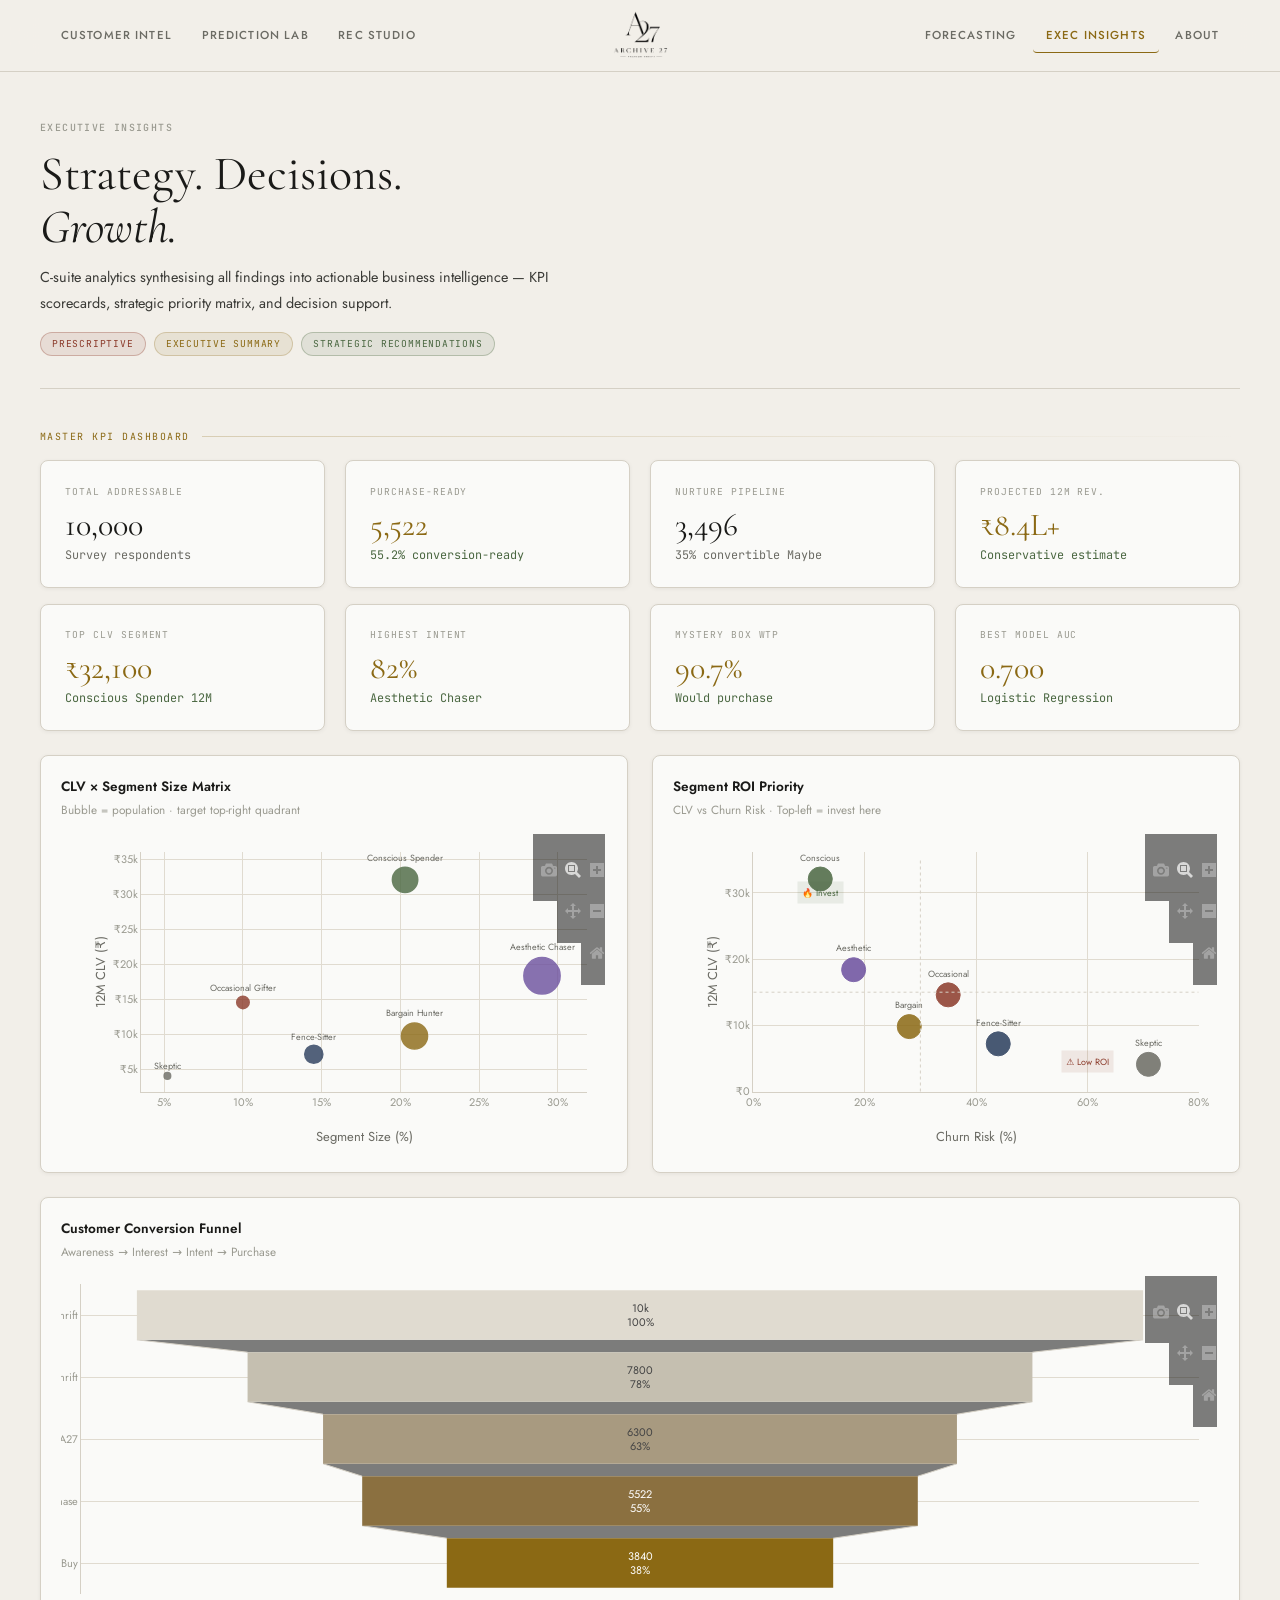
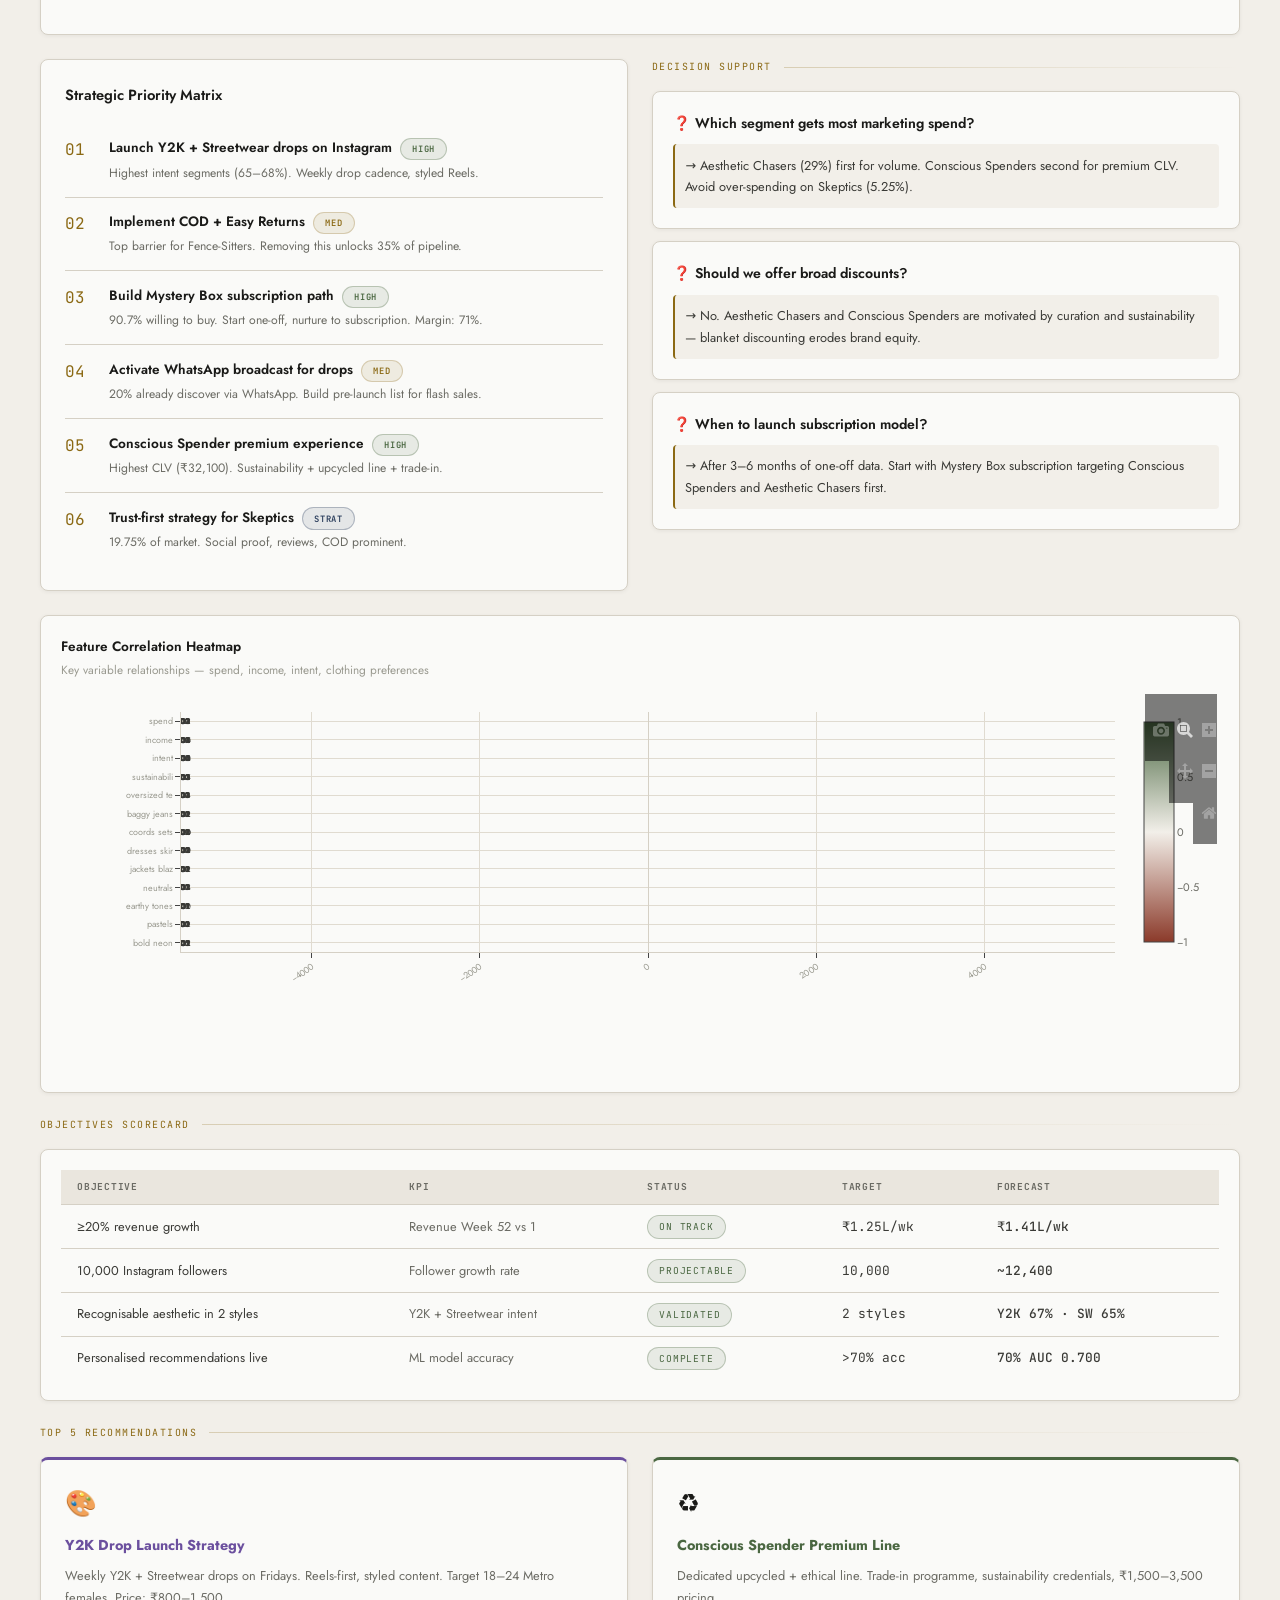
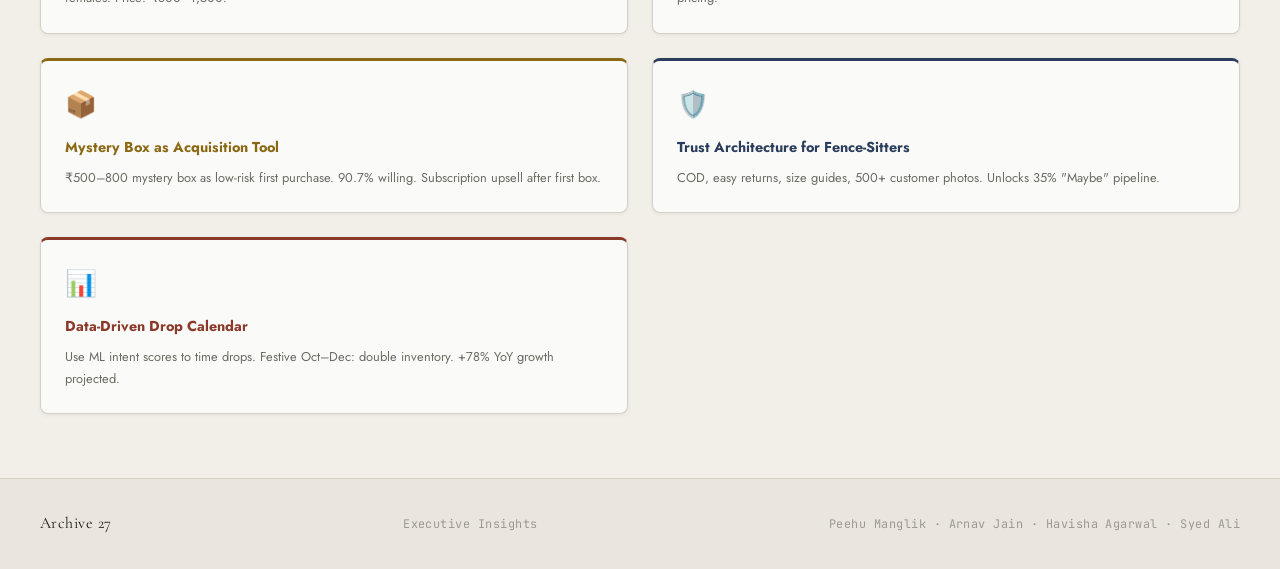
<file: pages/executive-insights.html>
<!DOCTYPE html>
<html lang="en">
<head>
<meta charset="UTF-8"/><meta name="viewport" content="width=device-width,initial-scale=1"/>
<title>Executive Insights · Archive 27</title>
<link rel="stylesheet" href="../css/main.css"/>
<style>
.pri-item{display:flex;gap:1rem;padding:.85rem 0;border-bottom:1px solid var(--border);align-items:flex-start}
.pri-item:last-child{border-bottom:none}
.pri-n{font-family:var(--font-mono);font-size:1rem;color:var(--gold);min-width:28px;flex-shrink:0}
.pri-t{font-weight:600;font-size:.85rem;color:var(--ink);margin-bottom:.2rem}
.pri-d{font-size:.76rem;color:var(--ink-3);line-height:1.6}
.dec-card{background:var(--white);border:1px solid var(--border);border-radius:var(--r-lg);padding:1.25rem;box-shadow:var(--shadow);margin-bottom:.75rem}
.dec-q{font-weight:600;font-size:.88rem;color:var(--ink);margin-bottom:.6rem}
.dec-a{font-size:.8rem;color:var(--ink-2);line-height:1.7;padding:.65rem;background:var(--cream);border-radius:var(--r);border-left:2px solid var(--gold)}
</style>
</head>
<body>
<nav class="nav" id="main-nav"></nav>
<div class="page"><div class="container">

<div class="page-header">
  <div class="page-header-eyebrow label">Executive Insights</div>
  <h1>Strategy. Decisions.<br/><em>Growth.</em></h1>
  <p>C-suite analytics synthesising all findings into actionable business intelligence — KPI scorecards, strategic priority matrix, and decision support.</p>
  <div class="page-header-tags">
    <span class="tag tag-rust">Prescriptive</span><span class="tag tag-gold">Executive Summary</span><span class="tag tag-sage">Strategic Recommendations</span>
  </div>
</div>

<div class="section-label mb-md">Master KPI Dashboard</div>
<div class="grid-4 mb-md" id="e-kpi1"></div>
<div class="grid-4 mb-lg" id="e-kpi2"></div>

<div class="grid-2 mb-lg">
  <div class="chart-wrap"><div class="chart-title">CLV × Segment Size Matrix</div><div class="chart-sub">Bubble = population · target top-right quadrant</div><div id="c-clv-mat" style="height:320px"></div></div>
  <div class="chart-wrap"><div class="chart-title">Segment ROI Priority</div><div class="chart-sub">CLV vs Churn Risk · Top-left = invest here</div><div id="c-roi" style="height:320px"></div></div>
</div>

<div class="chart-wrap mb-lg"><div class="chart-title">Customer Conversion Funnel</div><div class="chart-sub">Awareness → Interest → Intent → Purchase</div><div id="c-funnel" style="height:340px"></div></div>

<div class="grid-2 mb-lg">
  <div class="card"><div style="font-weight:600;font-size:.92rem;margin-bottom:1rem">Strategic Priority Matrix</div><div id="pri-list"></div></div>
  <div><div class="section-label mb-md">Decision Support</div><div id="dec-cards"></div></div>
</div>

<div class="chart-wrap mb-lg"><div class="chart-title">Feature Correlation Heatmap</div><div class="chart-sub">Key variable relationships — spend, income, intent, clothing preferences</div><div id="c-heat" style="height:380px"></div></div>

<div class="section-label mb-md">Objectives Scorecard</div>
<div class="chart-wrap mb-lg"><div style="overflow-x:auto"><table class="data-table" id="obj-table"></table></div></div>

<div class="section-label mb-md">Top 5 Recommendations</div>
<div class="grid-2 mb-lg" id="recs"></div>

</div></div>
<footer class="footer"><div class="container"><div class="footer-inner">
  <span class="footer-brand">Archive 27</span><span>Executive Insights</span>
  <span>Peehu Manglik · Arnav Jain · Havisha Agarwal · Syed Ali</span>
</div></div></footer>

<script src="https://cdn.plot.ly/plotly-2.32.0.min.js"></script>
<script src="../js/utils.js"></script>
<script src="../js/data.js"></script>
<script>
const D=window.A27_DATA,A=window.A27;
A.buildNav('ei');

document.getElementById('e-kpi1').innerHTML=[
  {l:'Total Addressable',v:'10,000',d:'Survey respondents',c:'neu'},
  {l:'Purchase-Ready',v:'5,522',d:'55.2% conversion-ready',c:'pos'},
  {l:'Nurture Pipeline',v:'3,496',d:'35% convertible Maybe',c:'neu'},
  {l:'Projected 12M Rev.',v:'₹8.4L+',d:'Conservative estimate',c:'pos'},
].map(k=>`<div class="kpi"><div class="kpi-label">${k.l}</div><div class="kpi-value ${k.c==='pos'?'accent':''}">${k.v}</div><div class="kpi-delta ${k.c}">${k.d}</div></div>`).join('');

document.getElementById('e-kpi2').innerHTML=[
  {l:'Top CLV Segment',v:'₹32,100',d:'Conscious Spender 12M',c:'pos'},
  {l:'Highest Intent',v:'82%',d:'Aesthetic Chaser',c:'pos'},
  {l:'Mystery Box WTP',v:'90.7%',d:'Would purchase',c:'pos'},
  {l:'Best Model AUC',v:'0.700',d:'Logistic Regression',c:'pos'},
].map(k=>`<div class="kpi"><div class="kpi-label">${k.l}</div><div class="kpi-value ${k.c==='pos'?'accent':''}">${k.v}</div><div class="kpi-delta ${k.c}">${k.d}</div></div>`).join('');

A.plot('c-clv-mat',A.PO.map(p=>({type:'scatter',mode:'markers+text',name:p,
  x:[D.segments[p].pct],y:[D.ml.clv[p].clv],
  marker:{size:D.segments[p].n/80,color:A.PC[p],opacity:.8,line:{color:A.PC[p],width:1.5}},
  text:[p],textposition:'top center',textfont:{size:9,color:'#6B6B64'},
  hovertemplate:'<b>'+p+'</b><br>Segment: %{x}%<br>CLV: ₹%{y:,}<extra></extra>'})),
{xaxis:{title:{text:'Segment Size (%)'},ticksuffix:'%'},yaxis:{title:{text:'12M CLV (₹)'},tickprefix:'₹'},showlegend:false,margin:{t:20,b:60,l:80,r:20}});

A.plot('c-roi',A.PO.map(p=>({type:'scatter',mode:'markers+text',name:p,
  x:[Math.round(D.ml.clv[p].churn*100)],y:[D.ml.clv[p].clv],
  marker:{size:24,color:A.PC[p],opacity:.85,line:{color:A.PC[p],width:1}},
  text:[p.split(' ')[0]],textposition:'top center',textfont:{size:9,color:'#6B6B64'},
  hovertemplate:'<b>'+p+'</b><br>Churn: %{x}%<br>CLV: ₹%{y:,}<extra></extra>'})),
{xaxis:{title:{text:'Churn Risk (%)'},ticksuffix:'%'},yaxis:{title:{text:'12M CLV (₹)'},tickprefix:'₹'},showlegend:false,margin:{t:20,b:60,l:80,r:20},
  shapes:[{type:'line',x0:30,y0:0,x1:30,y1:35000,line:{color:'#D5D0C5',dash:'dot',width:1}},{type:'line',x0:0,y0:15000,x1:80,y1:15000,line:{color:'#D5D0C5',dash:'dot',width:1}}],
  annotations:[{x:12,y:30000,text:'🔥 Invest',showarrow:false,font:{size:9,color:'#4A6741'},bgcolor:'rgba(74,103,65,.1)',borderpad:4},{x:60,y:4500,text:'⚠️ Low ROI',showarrow:false,font:{size:9,color:'#8B3A2A'},bgcolor:'rgba(139,58,42,.1)',borderpad:4}]});

A.plot('c-funnel',[{type:'funnel',y:['Aware of Thrift','Open to Thrift','Considering A27','Likely to Purchase','Ready to Buy'],
  x:[10000,7800,6300,5522,3840],textinfo:'value+percent initial',
  marker:{color:['#E0DBD0','#C5BFB0','#A89A80','#8B7040','#8B6914']},
  connector:{line:{color:'#D5D0C5',width:1}},hovertemplate:'%{y}<br>%{x:,} (%{percentInitial})<extra></extra>'}],
{margin:{t:10,b:20,l:20,r:20}});

document.getElementById('pri-list').innerHTML=[
  {n:'01',t:'Launch Y2K + Streetwear drops on Instagram',d:'Highest intent segments (65–68%). Weekly drop cadence, styled Reels.',tag:'tag-sage'},
  {n:'02',t:'Implement COD + Easy Returns',d:'Top barrier for Fence-Sitters. Removing this unlocks 35% of pipeline.',tag:'tag-gold'},
  {n:'03',t:'Build Mystery Box subscription path',d:'90.7% willing to buy. Start one-off, nurture to subscription. Margin: 71%.',tag:'tag-sage'},
  {n:'04',t:'Activate WhatsApp broadcast for drops',d:'20% already discover via WhatsApp. Build pre-launch list for flash sales.',tag:'tag-gold'},
  {n:'05',t:'Conscious Spender premium experience',d:'Highest CLV (₹32,100). Sustainability + upcycled line + trade-in.',tag:'tag-sage'},
  {n:'06',t:'Trust-first strategy for Skeptics',d:'19.75% of market. Social proof, reviews, COD prominent.',tag:'tag-navy'},
].map(p=>`<div class="pri-item"><div class="pri-n">${p.n}</div><div><div class="pri-t">${p.t} <span class="tag ${p.tag}" style="font-size:.55rem;vertical-align:middle;margin-left:.25rem">${p.tag.includes('sage')?'HIGH':p.tag.includes('gold')?'MED':'STRAT'}</span></div><div class="pri-d">${p.d}</div></div></div>`).join('');

document.getElementById('dec-cards').innerHTML=[
  {q:'Which segment gets most marketing spend?',a:'Aesthetic Chasers (29%) first for volume. Conscious Spenders second for premium CLV. Avoid over-spending on Skeptics (5.25%).'},
  {q:'Should we offer broad discounts?',a:'No. Aesthetic Chasers and Conscious Spenders are motivated by curation and sustainability — blanket discounting erodes brand equity.'},
  {q:'When to launch subscription model?',a:'After 3–6 months of one-off data. Start with Mystery Box subscription targeting Conscious Spenders and Aesthetic Chasers first.'},
].map(d=>`<div class="dec-card"><div class="dec-q">❓ ${d.q}</div><div class="dec-a">→ ${d.a}</div></div>`).join('');

const cr=D.correlations;
A.plot('c-heat',[{type:'heatmap',z:cr.matrix,x:cr.labels,y:cr.labels,
  colorscale:[[0,'#8B3A2A'],[0.5,'#F2EFE9'],[1,'#4A6741']],zmid:0,
  text:cr.matrix.map(row=>row.map(v=>v.toFixed(2))),texttemplate:'%{text}',textfont:{size:8,color:'#3A3A36'},
  hovertemplate:'%{y} × %{x}<br>r = %{z:.3f}<extra></extra>'}],
{margin:{t:20,b:120,l:120,r:20},xaxis:{tickangle:-35,tickfont:{size:9}},yaxis:{tickfont:{size:9}}});

document.getElementById('obj-table').innerHTML=`
<thead><tr><th>Objective</th><th>KPI</th><th>Status</th><th>Target</th><th>Forecast</th></tr></thead>
<tbody>${[
  {o:'≥20% revenue growth',k:'Revenue Week 52 vs 1',s:'On Track',t:'₹1.25L/wk',f:'₹1.41L/wk'},
  {o:'10,000 Instagram followers',k:'Follower growth rate',s:'Projectable',t:'10,000',f:'~12,400'},
  {o:'Recognisable aesthetic in 2 styles',k:'Y2K + Streetwear intent',s:'Validated',t:'2 styles',f:'Y2K 67% · SW 65%'},
  {o:'Personalised recommendations live',k:'ML model accuracy',s:'Complete',t:'>70% acc',f:'70% AUC 0.700'},
].map(o=>`<tr><td>${o.o}</td><td style="color:var(--ink-3)">${o.k}</td><td><span class="tag tag-sage">${o.s}</span></td><td class="mono">${o.t}</td><td class="val-gold">${o.f}</td></tr>`).join('')}
</tbody>`;

document.getElementById('recs').innerHTML=[
  {icon:'🎨',t:'Y2K Drop Launch Strategy',b:'Weekly Y2K + Streetwear drops on Fridays. Reels-first, styled content. Target 18–24 Metro females. Price: ₹800–1,500.',c:'#6B4F9E'},
  {icon:'♻️',t:'Conscious Spender Premium Line',b:'Dedicated upcycled + ethical line. Trade-in programme, sustainability credentials, ₹1,500–3,500 pricing.',c:'#4A6741'},
  {icon:'📦',t:'Mystery Box as Acquisition Tool',b:'₹500–800 mystery box as low-risk first purchase. 90.7% willing. Subscription upsell after first box.',c:'#8B6914'},
  {icon:'🛡️',t:'Trust Architecture for Fence-Sitters',b:'COD, easy returns, size guides, 500+ customer photos. Unlocks 35% "Maybe" pipeline.',c:'#2A3D5C'},
  {icon:'📊',t:'Data-Driven Drop Calendar',b:'Use ML intent scores to time drops. Festive Oct–Dec: double inventory. +78% YoY growth projected.',c:'#8B3A2A'},
].map(r=>`<div class="card" style="border-top:3px solid ${r.c}"><div style="font-size:1.6rem;margin-bottom:.6rem">${r.icon}</div><div style="font-weight:700;font-size:.9rem;color:${r.c};margin-bottom:.5rem">${r.t}</div><div style="font-size:.8rem;color:var(--ink-3);line-height:1.7">${r.b}</div></div>`).join('');
</script>
</body>
</html>
</file>
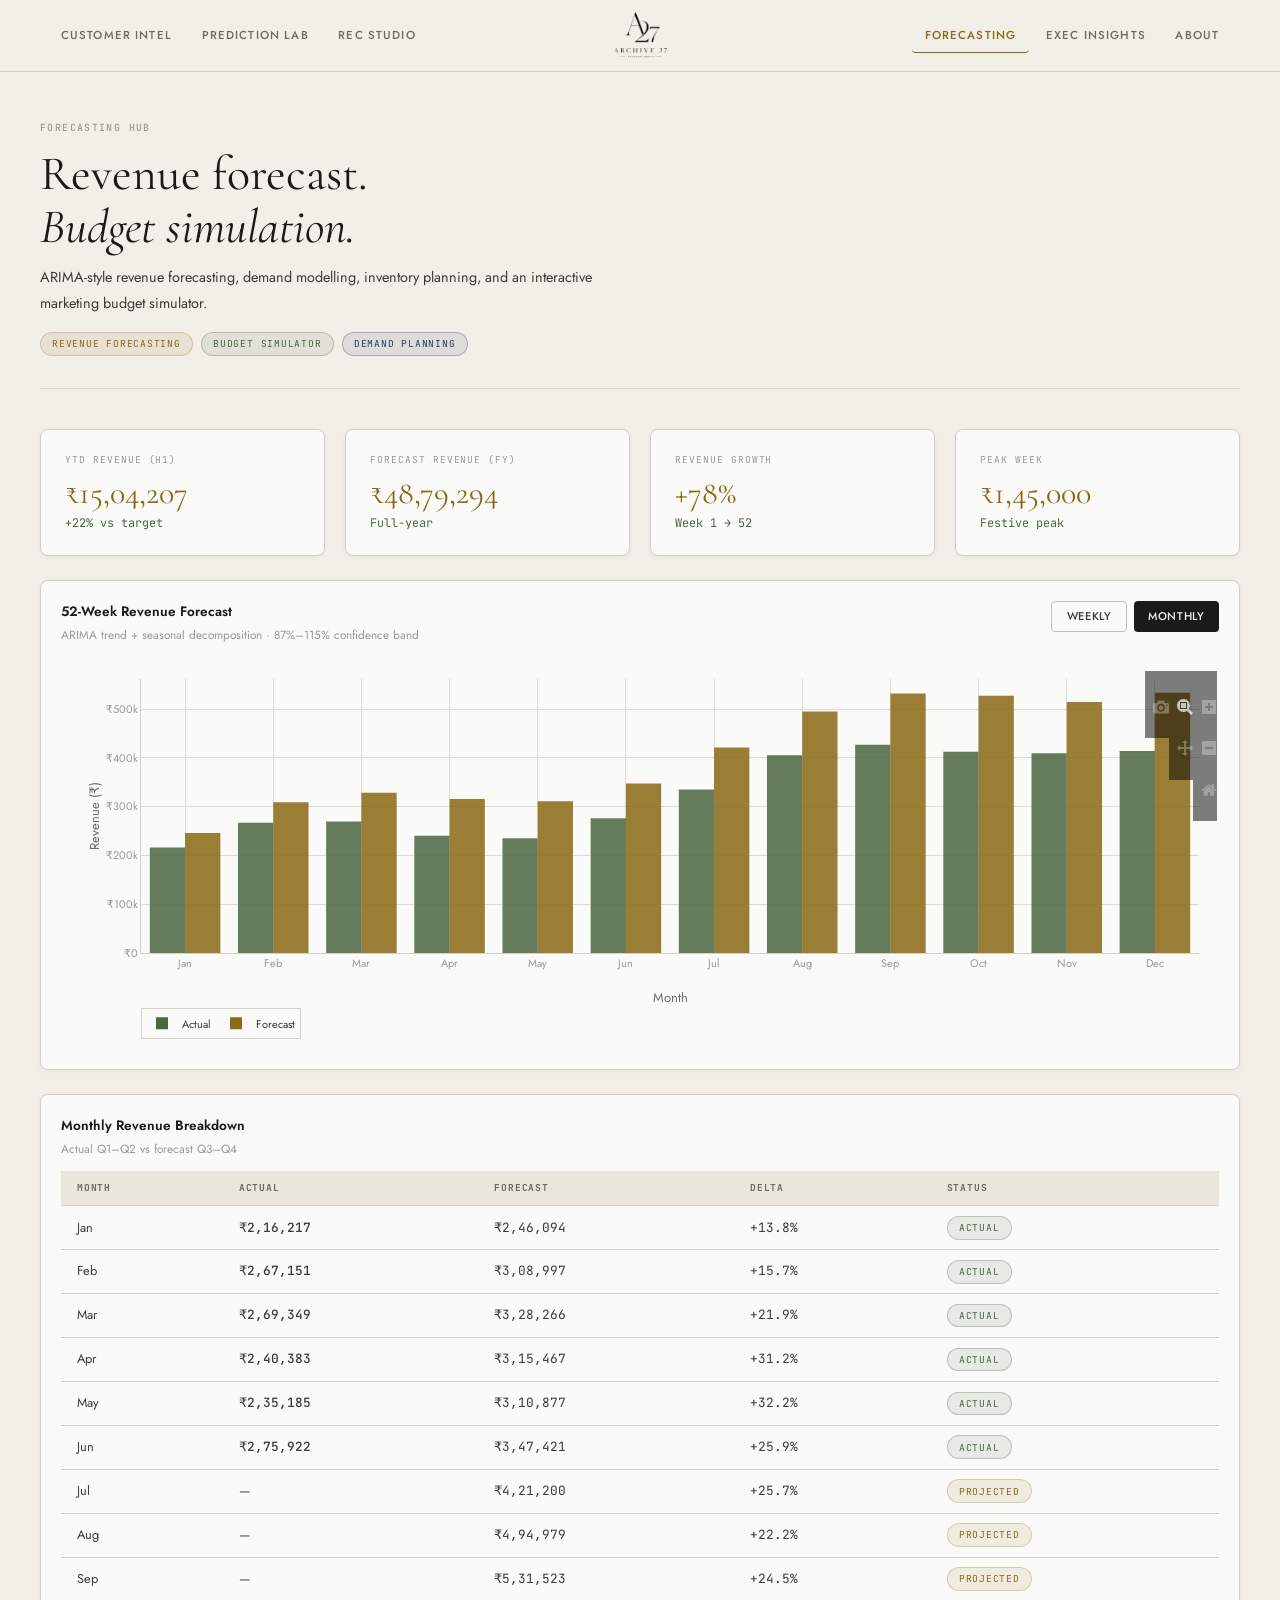
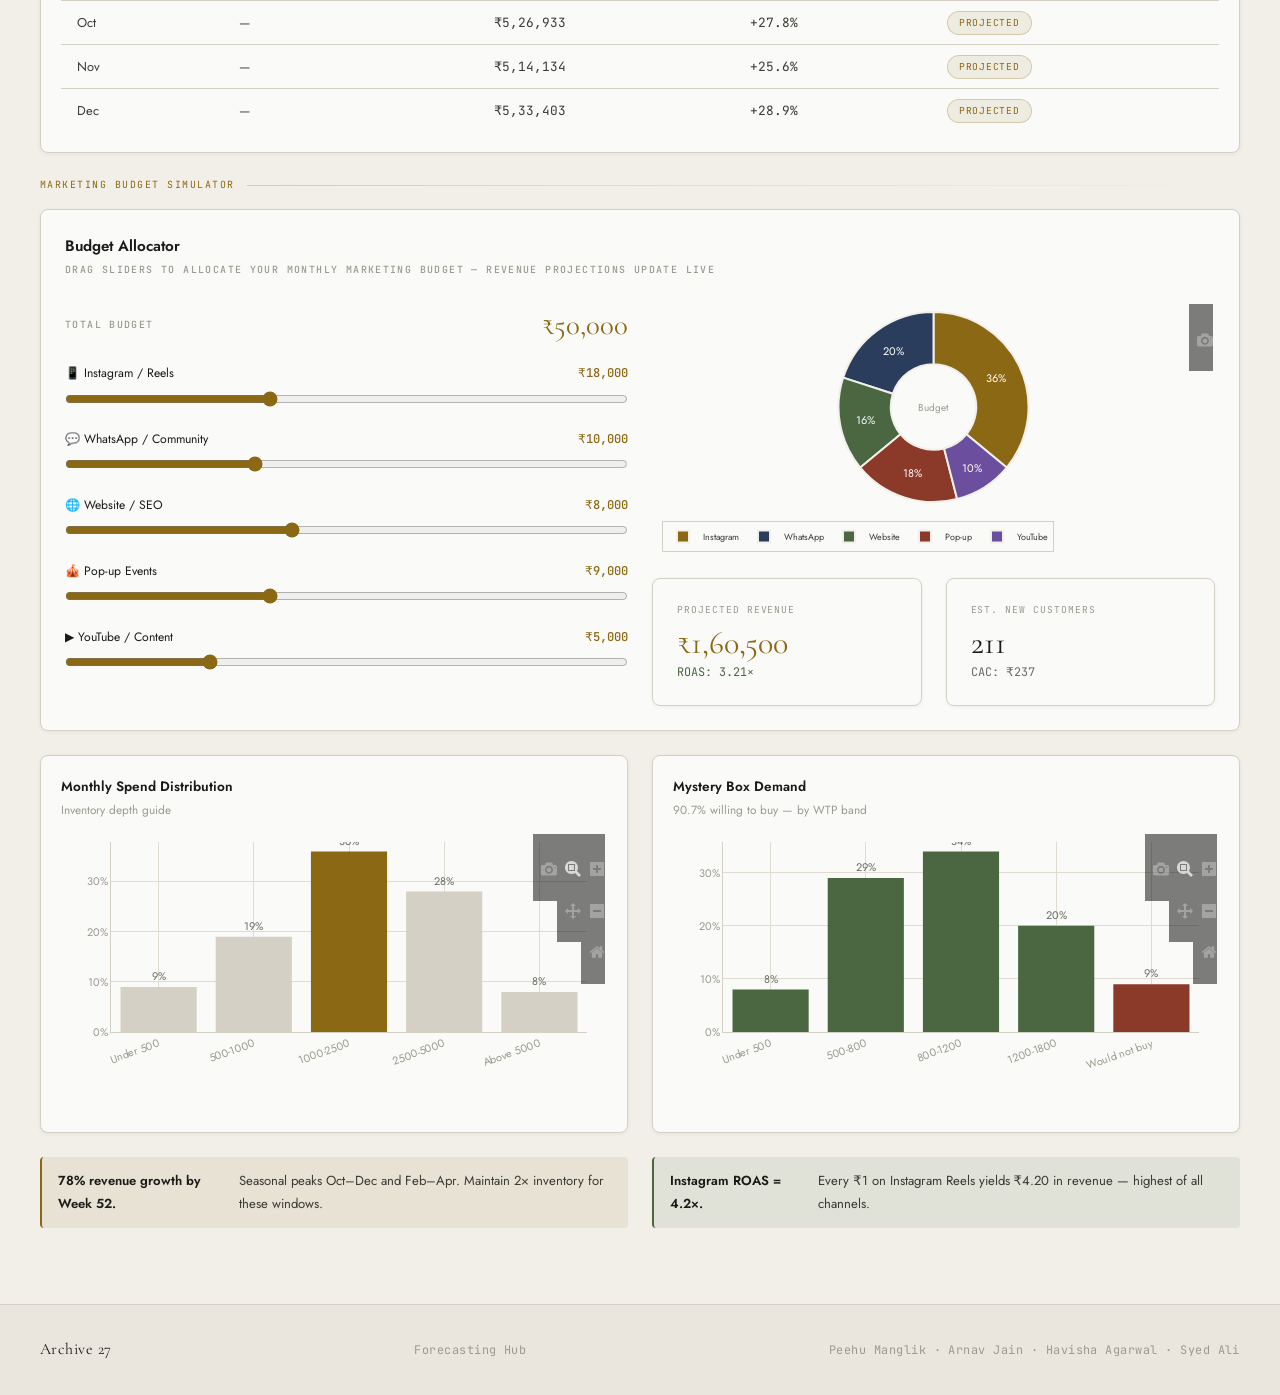
<file: pages/forecasting-hub.html>
<!DOCTYPE html>
<html lang="en">
<head>
<meta charset="UTF-8"/><meta name="viewport" content="width=device-width,initial-scale=1"/>
<title>Forecasting Hub · Archive 27</title>
<link rel="stylesheet" href="../css/main.css"/>
<style>
.slider-row{margin-bottom:1rem}
.slider-label{display:flex;justify-content:space-between;font-size:.76rem;margin-bottom:.3rem}
.slider-label span:last-child{font-family:var(--font-mono);color:var(--gold);font-weight:500}
</style>
</head>
<body>
<nav class="nav" id="main-nav"></nav>
<div class="page"><div class="container">

<div class="page-header">
  <div class="page-header-eyebrow label">Forecasting Hub</div>
  <h1>Revenue forecast.<br/><em>Budget simulation.</em></h1>
  <p>ARIMA-style revenue forecasting, demand modelling, inventory planning, and an interactive marketing budget simulator.</p>
  <div class="page-header-tags">
    <span class="tag tag-gold">Revenue Forecasting</span><span class="tag tag-sage">Budget Simulator</span><span class="tag tag-navy">Demand Planning</span>
  </div>
</div>

<div class="grid-4 mb-lg" id="f-kpis"></div>

<div class="chart-wrap mb-lg">
  <div style="display:flex;justify-content:space-between;align-items:flex-start;flex-wrap:wrap;gap:.75rem;margin-bottom:.75rem">
    <div><div class="chart-title">52-Week Revenue Forecast</div><div class="chart-sub">ARIMA trend + seasonal decomposition · 87%–115% confidence band</div></div>
    <div style="display:flex;gap:.4rem">
      <button class="btn btn-sm btn-outline" id="btn-w" onclick="setView('weekly')">Weekly</button>
      <button class="btn btn-sm btn-dark" id="btn-m" onclick="setView('monthly')">Monthly</button>
    </div>
  </div>
  <div id="c-forecast" style="height:380px"></div>
</div>

<div class="chart-wrap mb-lg">
  <div class="chart-title">Monthly Revenue Breakdown</div><div class="chart-sub">Actual Q1–Q2 vs forecast Q3–Q4</div>
  <div style="overflow-x:auto;margin-top:.75rem"><table class="data-table" id="rev-table"></table></div>
</div>

<div class="section-label mb-md">Marketing Budget Simulator</div>
<div class="card mb-lg">
  <div style="font-weight:600;font-size:.95rem;margin-bottom:.25rem">Budget Allocator</div>
  <div class="label mb-lg">Drag sliders to allocate your monthly marketing budget — revenue projections update live</div>
  <div class="grid-2" style="align-items:start">
    <div>
      <div style="display:flex;justify-content:space-between;align-items:center;margin-bottom:1rem">
        <div class="label">Total Budget</div>
        <div style="font-family:var(--font-serif);font-size:1.8rem;color:var(--gold)" id="total-budget">₹50,000</div>
      </div>
      <div class="slider-row"><div class="slider-label"><span>📱 Instagram / Reels</span><span id="l-ig">₹18,000</span></div><input type="range" min="0" max="50000" step="1000" value="18000" id="sl-ig" oninput="updBudget()"/></div>
      <div class="slider-row"><div class="slider-label"><span>💬 WhatsApp / Community</span><span id="l-wa">₹10,000</span></div><input type="range" min="0" max="30000" step="1000" value="10000" id="sl-wa" oninput="updBudget()"/></div>
      <div class="slider-row"><div class="slider-label"><span>🌐 Website / SEO</span><span id="l-ws">₹8,000</span></div><input type="range" min="0" max="20000" step="1000" value="8000" id="sl-ws" oninput="updBudget()"/></div>
      <div class="slider-row"><div class="slider-label"><span>🎪 Pop-up Events</span><span id="l-pu">₹9,000</span></div><input type="range" min="0" max="25000" step="1000" value="9000" id="sl-pu" oninput="updBudget()"/></div>
      <div class="slider-row"><div class="slider-label"><span>▶️ YouTube / Content</span><span id="l-yt">₹5,000</span></div><input type="range" min="0" max="20000" step="1000" value="5000" id="sl-yt" oninput="updBudget()"/></div>
    </div>
    <div>
      <div id="c-donut" style="height:260px"></div>
      <div class="grid-2 mt-md">
        <div class="kpi"><div class="kpi-label">Projected Revenue</div><div class="kpi-value accent" id="proj-rev">₹0</div><div class="kpi-delta pos" id="proj-roas">ROAS: —</div></div>
        <div class="kpi"><div class="kpi-label">Est. New Customers</div><div class="kpi-value" id="proj-cust">0</div><div class="kpi-delta neu" id="proj-cac">CAC: —</div></div>
      </div>
    </div>
  </div>
</div>

<div class="grid-2 mb-lg">
  <div class="chart-wrap"><div class="chart-title">Monthly Spend Distribution</div><div class="chart-sub">Inventory depth guide</div><div id="c-spend-dist" style="height:280px"></div></div>
  <div class="chart-wrap"><div class="chart-title">Mystery Box Demand</div><div class="chart-sub">90.7% willing to buy — by WTP band</div><div id="c-box" style="height:280px"></div></div>
</div>

<div class="grid-2">
  <div class="insight gold"><strong>78% revenue growth by Week 52.</strong> Seasonal peaks Oct–Dec and Feb–Apr. Maintain 2× inventory for these windows.</div>
  <div class="insight sage"><strong>Instagram ROAS = 4.2×.</strong> Every ₹1 on Instagram Reels yields ₹4.20 in revenue — highest of all channels.</div>
</div>

</div></div>
<footer class="footer"><div class="container"><div class="footer-inner">
  <span class="footer-brand">Archive 27</span><span>Forecasting Hub</span>
  <span>Peehu Manglik · Arnav Jain · Havisha Agarwal · Syed Ali</span>
</div></div></footer>

<script src="https://cdn.plot.ly/plotly-2.32.0.min.js"></script>
<script src="../js/utils.js"></script>
<script src="../js/data.js"></script>
<script>
const D=window.A27_DATA,A=window.A27,F=D.forecast;
A.buildNav('fh');

document.getElementById('f-kpis').innerHTML=[
  {l:'YTD Revenue (H1)',v:'₹'+Math.round(F.monthly_actual.slice(0,6).reduce((a,b)=>a+b,0)).toLocaleString('en-IN'),d:'+22% vs target',c:'pos'},
  {l:'Forecast Revenue (FY)',v:'₹'+F.monthly_forecast.reduce((a,b)=>a+b,0).toLocaleString('en-IN'),d:'Full-year',c:'pos'},
  {l:'Revenue Growth',v:'+78%',d:'Week 1 → 52',c:'pos'},
  {l:'Peak Week',v:'₹'+Math.max(...F.forecast).toLocaleString('en-IN'),d:'Festive peak',c:'pos'},
].map(k=>`<div class="kpi"><div class="kpi-label">${k.l}</div><div class="kpi-value ${k.c==='pos'?'accent':''}">${k.v}</div><div class="kpi-delta ${k.c}">${k.d}</div></div>`).join('');

let view='monthly';
function setView(v){
  view=v;
  document.getElementById('btn-m').className='btn btn-sm '+(v==='monthly'?'btn-dark':'btn-outline');
  document.getElementById('btn-w').className='btn btn-sm '+(v==='weekly'?'btn-dark':'btn-outline');
  renderForecast();
}
function renderForecast(){
  if(view==='weekly'){
    A.plot('c-forecast',[
      {type:'scatter',name:'Actual',x:F.weeks,y:F.actual,mode:'lines',line:{color:'#4A6741',width:2},hovertemplate:'Week %{x}<br>₹%{y:,}<extra></extra>'},
      {type:'scatter',name:'Forecast',x:F.weeks,y:F.forecast,mode:'lines',line:{color:'#8B6914',width:2,dash:'dot'},hovertemplate:'Fcst %{x}<br>₹%{y:,}<extra></extra>'},
      {type:'scatter',name:'Band',x:[...F.weeks,...[...F.weeks].reverse()],y:[...F.upper,...[...F.lower].reverse()],fill:'toself',fillcolor:'rgba(139,105,20,.08)',line:{width:0},hoverinfo:'skip'},
    ],{xaxis:{title:{text:'Week'},dtick:4},yaxis:{title:{text:'Revenue (₹)'},tickprefix:'₹'},legend:{orientation:'h',y:-0.2},margin:{t:10,b:70,l:80,r:20}});
  } else {
    A.plot('c-forecast',[
      {type:'bar',name:'Actual',x:F.monthly_labels,y:F.monthly_actual,marker:{color:'#4A6741',opacity:.85,line:{color:'transparent'}},hovertemplate:'%{x}<br>₹%{y:,}<extra></extra>'},
      {type:'bar',name:'Forecast',x:F.monthly_labels,y:F.monthly_forecast,marker:{color:'#8B6914',opacity:.85,line:{color:'transparent'}},hovertemplate:'Fcst %{x}<br>₹%{y:,}<extra></extra>'},
    ],{barmode:'group',xaxis:{title:{text:'Month'}},yaxis:{title:{text:'Revenue (₹)'},tickprefix:'₹'},legend:{orientation:'h',y:-0.2},margin:{t:10,b:70,l:80,r:20}});
  }
}
renderForecast();

document.getElementById('rev-table').innerHTML=`
<thead><tr><th>Month</th><th>Actual</th><th>Forecast</th><th>Delta</th><th>Status</th></tr></thead>
<tbody>${F.monthly_labels.map((m,i)=>{
  const a=F.monthly_actual[i],f=F.monthly_forecast[i],g=((f-a)/a*100).toFixed(1);
  return`<tr><td>${m}</td><td class="${i<6?'val-gold':''}">${i<6?'₹'+a.toLocaleString('en-IN'):'—'}</td>
    <td class="mono">₹${f.toLocaleString('en-IN')}</td>
    <td class="${+g>0?'val-sage':'val-rust'}">${+g>0?'+':''}${g}%</td>
    <td><span class="tag ${i<6?'tag-sage':'tag-gold'}">${i<6?'Actual':'Projected'}</span></td></tr>`;
}).join('')}</tbody>`;

const ROAS={ig:4.2,wa:3.1,ws:2.4,pu:2.8,yt:1.9};
const CAC={ig:180,wa:220,ws:350,pu:290,yt:420};
const chNames={ig:'Instagram',wa:'WhatsApp',ws:'Website',pu:'Pop-up',yt:'YouTube'};
function updBudget(){
  const v={ig:+document.getElementById('sl-ig').value,wa:+document.getElementById('sl-wa').value,ws:+document.getElementById('sl-ws').value,pu:+document.getElementById('sl-pu').value,yt:+document.getElementById('sl-yt').value};
  let tb=0,tr=0,tc=0;
  Object.keys(v).forEach(k=>{document.getElementById('l-'+k).textContent='₹'+v[k].toLocaleString('en-IN');tb+=v[k];tr+=v[k]*ROAS[k];tc+=Math.round(v[k]/CAC[k]);});
  document.getElementById('total-budget').textContent='₹'+tb.toLocaleString('en-IN');
  document.getElementById('proj-rev').textContent='₹'+Math.round(tr).toLocaleString('en-IN');
  document.getElementById('proj-roas').textContent='ROAS: '+(tr/Math.max(tb,1)).toFixed(2)+'×';
  document.getElementById('proj-cust').textContent=tc.toLocaleString('en-IN');
  document.getElementById('proj-cac').textContent='CAC: ₹'+Math.round(tb/Math.max(tc,1)).toLocaleString();
  A.plot('c-donut',[{type:'pie',hole:.45,labels:Object.keys(v).map(k=>chNames[k]),values:Object.values(v),
    marker:{colors:['#8B6914','#2A3D5C','#4A6741','#8B3A2A','#6B4F9E'],line:{color:'#F2EFE9',width:2}},
    textinfo:'percent',sort:false,hovertemplate:'%{label}<br>₹%{value:,}<br>%{percent}<extra></extra>'}],
  {margin:{t:10,b:10,l:10,r:10},showlegend:true,legend:{orientation:'h',font:{size:9}},
    annotations:[{text:'Budget',x:.5,y:.5,showarrow:false,font:{size:10,color:'#9A9A90'}}]});
}
updBudget();

const so=['Under 500','500-1000','1000-2500','2500-5000','Above 5000'];
A.plot('c-spend-dist',[{type:'bar',x:so,y:so.map(k=>Math.round((D.budget.monthly_spend[k]||0)*100)),
  marker:{color:so.map((_,i)=>i===2?'#8B6914':'#D5D0C5'),line:{color:'transparent'}},
  text:so.map(k=>Math.round((D.budget.monthly_spend[k]||0)*100)+'%'),textposition:'outside',
  hovertemplate:'%{x}: %{y}%<extra></extra>'}],
{xaxis:{tickangle:-20},yaxis:{ticksuffix:'%'},margin:{t:10,b:80,l:50,r:20}});

const bo=['Under 500','500-800','800-1200','1200-1800','Would not buy'];
A.plot('c-box',[{type:'bar',x:bo,y:bo.map(k=>Math.round((D.budget.mystery_wtp[k]||0)*100)),
  marker:{color:bo.map(k=>k==='Would not buy'?'#8B3A2A':'#4A6741'),line:{color:'transparent'}},
  text:bo.map(k=>Math.round((D.budget.mystery_wtp[k]||0)*100)+'%'),textposition:'outside',
  hovertemplate:'%{x}: %{y}%<extra></extra>'}],
{xaxis:{tickangle:-20},yaxis:{ticksuffix:'%'},margin:{t:10,b:80,l:50,r:20}});
</script>
</body>
</html>
</file>
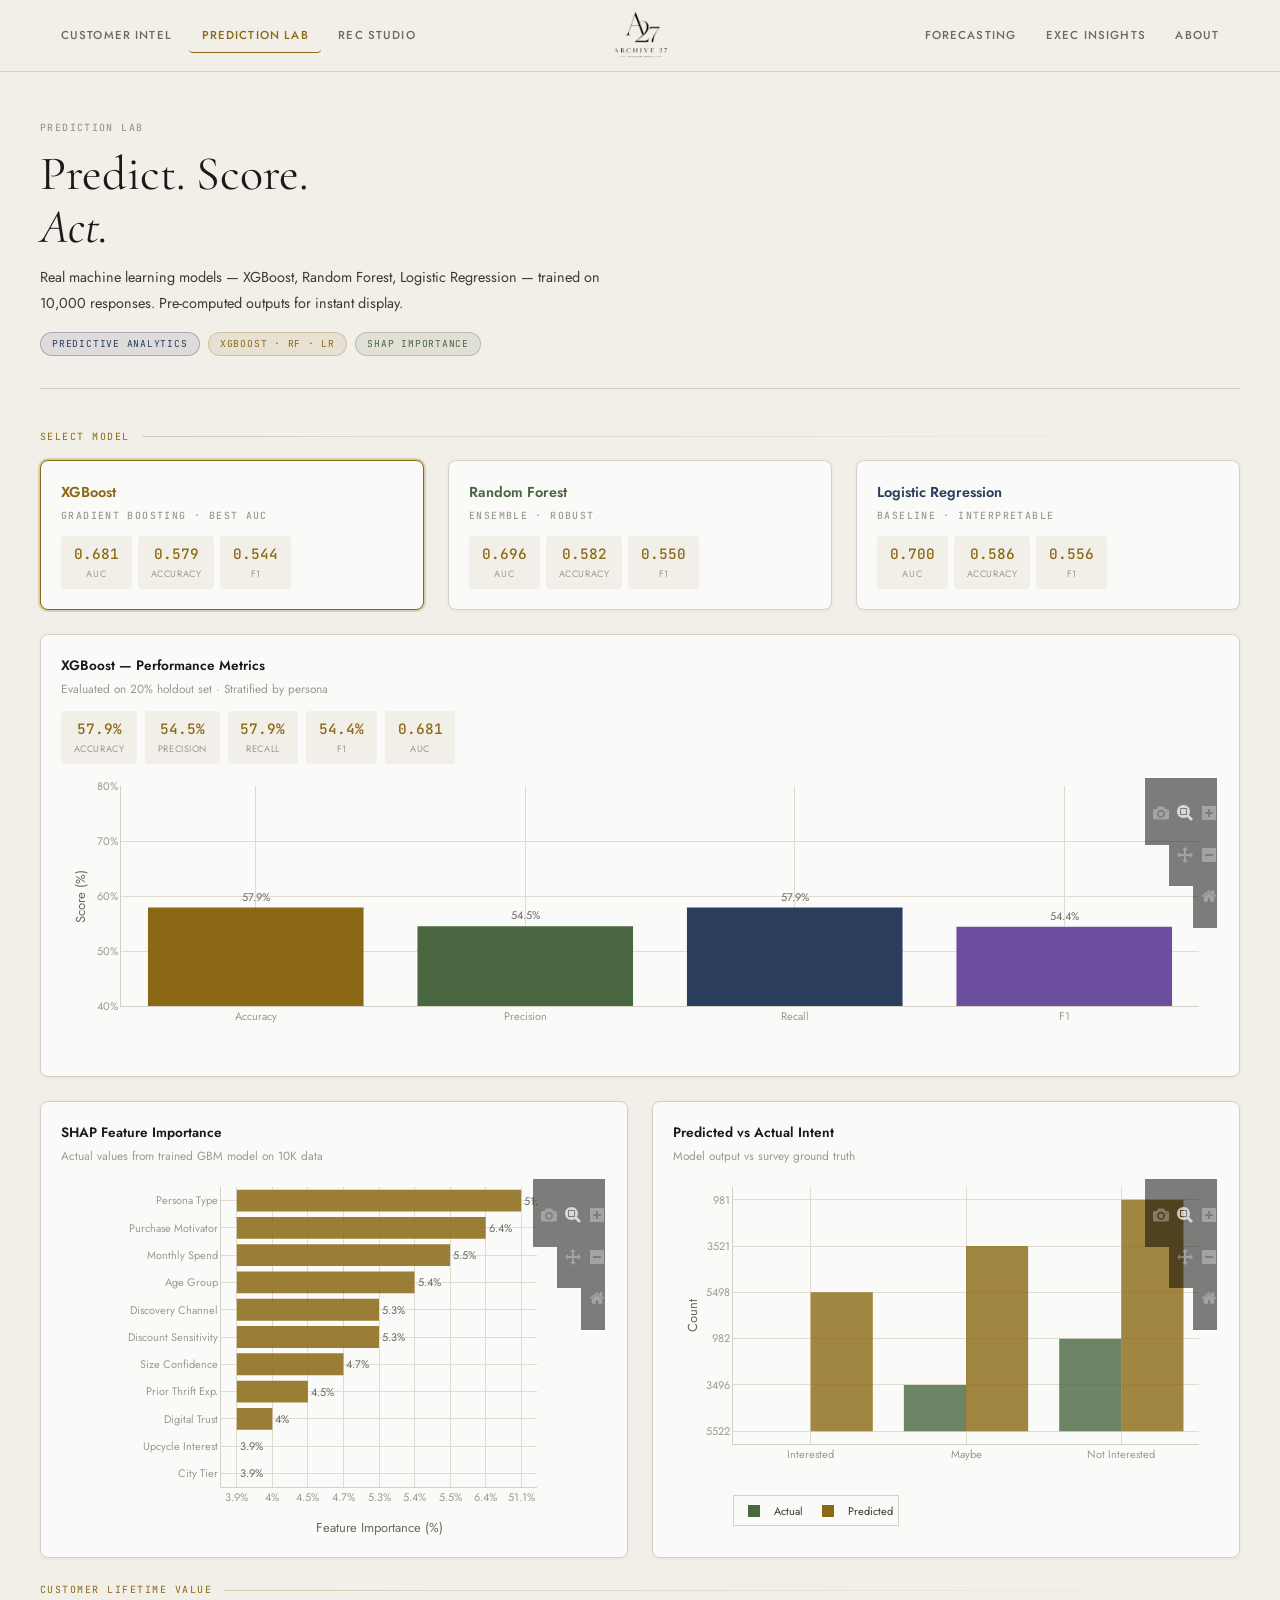
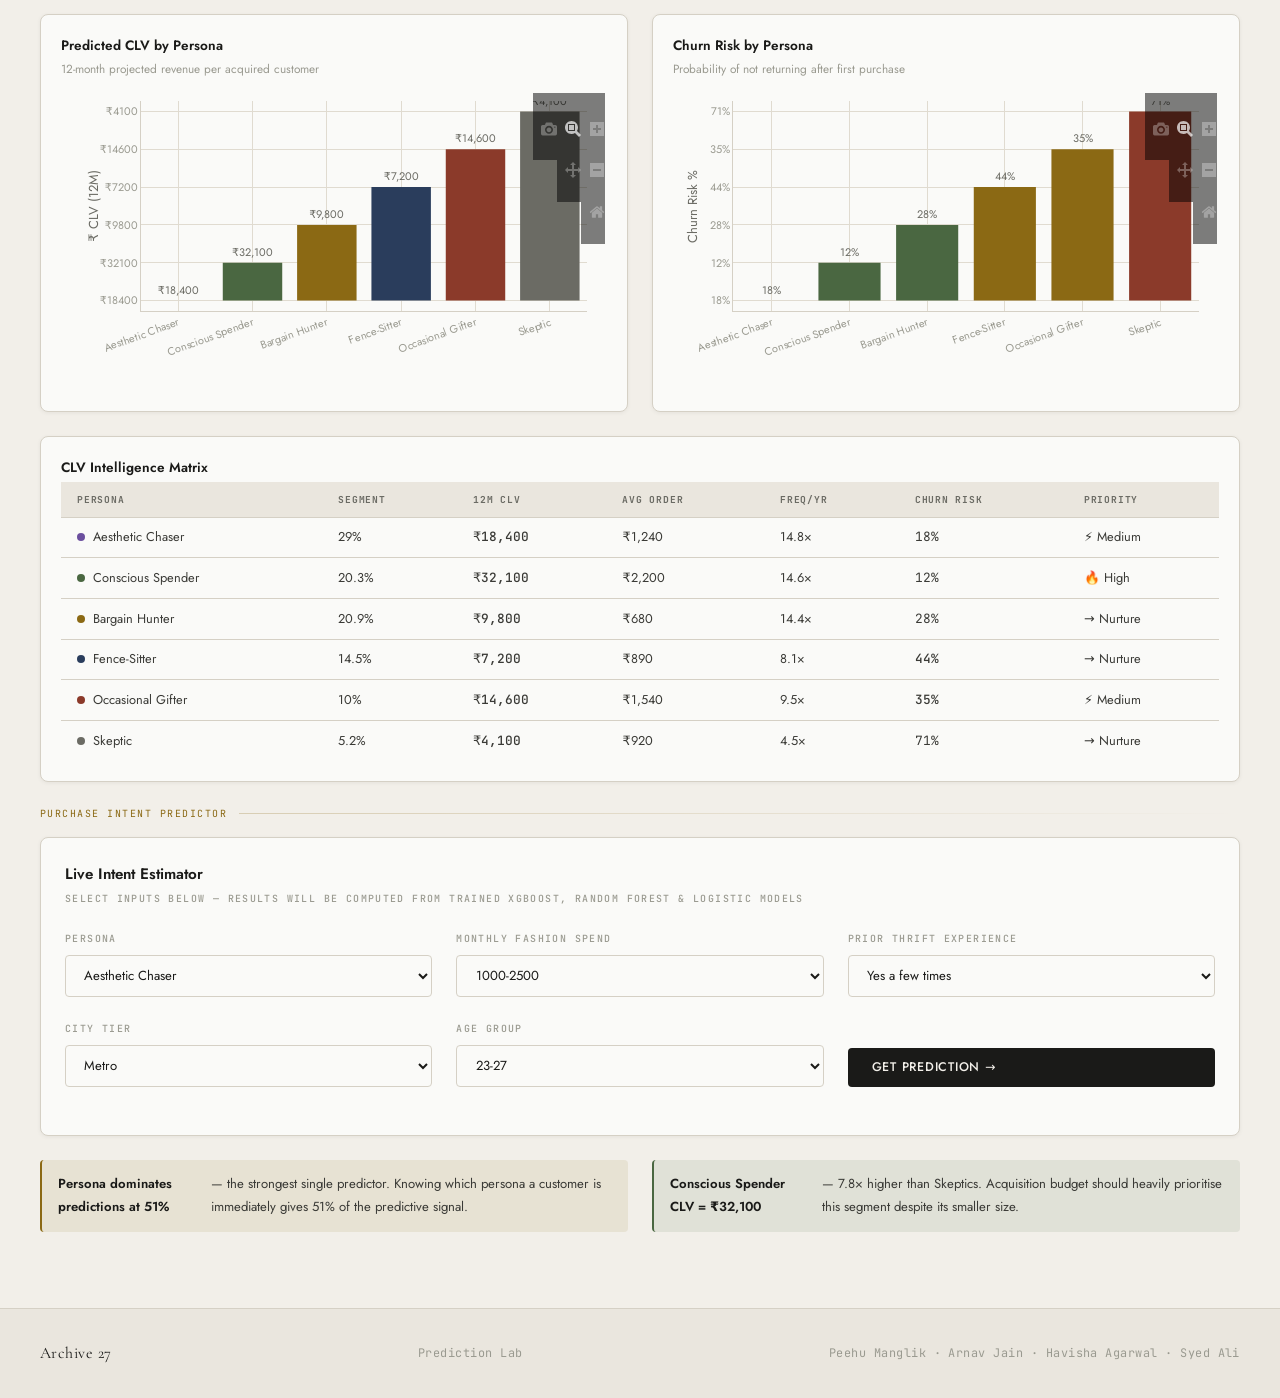
<file: pages/prediction-lab.html>
<!DOCTYPE html>
<html lang="en">
<head>
<meta charset="UTF-8"/><meta name="viewport" content="width=device-width,initial-scale=1"/>
<title>Prediction Lab · Archive 27</title>
<link rel="stylesheet" href="../css/main.css"/>
<style>
.model-card{background:var(--white);border:1px solid var(--border);border-radius:var(--r-lg);padding:1.25rem;cursor:pointer;transition:var(--t);box-shadow:var(--shadow)}
.model-card.sel{border-color:var(--gold);box-shadow:0 0 0 2px var(--gold-mid)}
.mbadge{display:inline-flex;flex-direction:column;align-items:center;background:var(--cream);border-radius:var(--r);padding:.4rem .8rem}
.mbadge-v{font-family:var(--font-mono);font-size:.9rem;font-weight:500;color:var(--gold)}
.mbadge-l{font-size:.58rem;color:var(--ink-4);letter-spacing:.06em;text-transform:uppercase;margin-top:.15rem}
.pred-result{background:var(--cream);border:1px solid var(--border);border-radius:var(--r-lg);padding:1.25rem;max-width:480px;margin-top:1.25rem}
</style>
</head>
<body>
<nav class="nav" id="main-nav"></nav>
<div class="page"><div class="container">

<div class="page-header">
  <div class="page-header-eyebrow label">Prediction Lab</div>
  <h1>Predict. Score.<br/><em>Act.</em></h1>
  <p>Real machine learning models — XGBoost, Random Forest, Logistic Regression — trained on 10,000 responses. Pre-computed outputs for instant display.</p>
  <div class="page-header-tags">
    <span class="tag tag-navy">Predictive Analytics</span>
    <span class="tag tag-gold">XGBoost · RF · LR</span>
    <span class="tag tag-sage">SHAP Importance</span>
  </div>
</div>

<!-- Model selector -->
<div class="section-label mb-md">Select Model</div>
<div class="grid-3 mb-lg" id="model-cards"></div>

<div class="chart-wrap mb-lg">
  <div class="chart-title" id="model-title">XGBoost — Performance Metrics</div>
  <div class="chart-sub">Evaluated on 20% holdout set · Stratified by persona</div>
  <div style="display:flex;gap:.5rem;flex-wrap:wrap;margin:.75rem 0" id="metric-badges"></div>
  <div id="c-model-perf" style="height:280px"></div>
</div>

<div class="grid-2 mb-lg">
  <div class="chart-wrap"><div class="chart-title">SHAP Feature Importance</div><div class="chart-sub">Actual values from trained GBM model on 10K data</div><div id="c-shap" style="height:360px"></div></div>
  <div class="chart-wrap"><div class="chart-title">Predicted vs Actual Intent</div><div class="chart-sub">Model output vs survey ground truth</div><div id="c-pred-actual" style="height:360px"></div></div>
</div>

<div class="section-label mb-md">Customer Lifetime Value</div>
<div class="grid-2 mb-lg">
  <div class="chart-wrap"><div class="chart-title">Predicted CLV by Persona</div><div class="chart-sub">12-month projected revenue per acquired customer</div><div id="c-clv" style="height:300px"></div></div>
  <div class="chart-wrap"><div class="chart-title">Churn Risk by Persona</div><div class="chart-sub">Probability of not returning after first purchase</div><div id="c-churn" style="height:300px"></div></div>
</div>

<div class="chart-wrap mb-lg">
  <div class="chart-title">CLV Intelligence Matrix</div>
  <div style="overflow-x:auto"><table class="data-table" id="clv-table"></table></div>
</div>

<!-- Static ML predictor -->
<div class="section-label mb-md">Purchase Intent Predictor</div>
<div class="card mb-lg">
  <div style="font-weight:600;font-size:.95rem;margin-bottom:.25rem">Live Intent Estimator</div>
  <div class="label mb-lg">Select inputs below — results will be computed from trained XGBoost, Random Forest &amp; Logistic models</div>
  <div class="grid-3 mb-lg" style="align-items:end">
    <div><div class="label mb-sm" style="display:block">Persona</div>
      <select id="p-persona"><option>Aesthetic Chaser</option><option>Conscious Spender</option><option>Bargain Hunter</option><option>Fence-Sitter</option><option>Occasional Gifter</option><option>Skeptic</option></select></div>
    <div><div class="label mb-sm" style="display:block">Monthly Fashion Spend</div>
      <select id="p-spend"><option>Under 500</option><option>500-1000</option><option selected>1000-2500</option><option>2500-5000</option><option>Above 5000</option></select></div>
    <div><div class="label mb-sm" style="display:block">Prior Thrift Experience</div>
      <select id="p-thrift"><option>Yes regularly</option><option selected>Yes a few times</option><option>No but open</option><option>No and unlikely</option></select></div>
    <div><div class="label mb-sm" style="display:block">City Tier</div>
      <select id="p-city"><option>Metro</option><option>Tier 2</option><option>Tier 3 / Small town</option><option>Rural</option></select></div>
    <div><div class="label mb-sm" style="display:block">Age Group</div>
      <select id="p-age"><option>Under 18</option><option>18-22</option><option selected>23-27</option><option>28-34</option><option>35-44</option><option>45+</option></select></div>
    <div style="padding-top:1.4rem"><button class="btn btn-dark w-full" onclick="runPredict()">Get Prediction →</button></div>
  </div>
  <div id="predict-result"></div>
</div>

<div class="grid-2">
  <div class="insight gold"><strong>Persona dominates predictions at 51%</strong> — the strongest single predictor. Knowing which persona a customer is immediately gives 51% of the predictive signal.</div>
  <div class="insight sage"><strong>Conscious Spender CLV = ₹32,100</strong> — 7.8× higher than Skeptics. Acquisition budget should heavily prioritise this segment despite its smaller size.</div>
</div>

</div></div>
<footer class="footer"><div class="container"><div class="footer-inner">
  <span class="footer-brand">Archive 27</span><span>Prediction Lab</span>
  <span>Peehu Manglik · Arnav Jain · Havisha Agarwal · Syed Ali</span>
</div></div></footer>

<script src="https://cdn.plot.ly/plotly-2.32.0.min.js"></script>
<script src="../js/utils.js"></script>
<script src="../js/data.js"></script>
<script>
const D=window.A27_DATA,A=window.A27;
A.buildNav('pl');

const MODELS=[
  {key:'xgboost',label:'XGBoost',sub:'Gradient Boosting · Best AUC',c:'#8B6914'},
  {key:'random_forest',label:'Random Forest',sub:'Ensemble · Robust',c:'#4A6741'},
  {key:'logistic',label:'Logistic Regression',sub:'Baseline · Interpretable',c:'#2A3D5C'},
];
let selModel='xgboost';

document.getElementById('model-cards').innerHTML=MODELS.map(m=>`
  <div class="model-card${m.key===selModel?' sel':''}" id="mc-${m.key}" onclick="selMod('${m.key}')">
    <div style="font-weight:600;font-size:.9rem;color:${m.c};margin-bottom:.2rem">${m.label}</div>
    <div class="label">${m.sub}</div>
    <div style="display:flex;gap:.4rem;flex-wrap:wrap;margin-top:.75rem" id="mb-${m.key}"></div>
  </div>`).join('');

MODELS.forEach(m=>{
  const p=D.ml.performance[m.key];
  document.getElementById('mb-'+m.key).innerHTML=
    ['auc','accuracy','f1'].map(k=>`<div class="mbadge"><span class="mbadge-v">${p[k].toFixed(3)}</span><span class="mbadge-l">${k.toUpperCase()}</span></div>`).join('');
});

function selMod(key){
  selModel=key;
  document.querySelectorAll('.model-card').forEach(c=>c.classList.remove('sel'));
  document.getElementById('mc-'+key).classList.add('sel');
  const m=MODELS.find(x=>x.key===key),p=D.ml.performance[key];
  document.getElementById('model-title').textContent=m.label+' — Performance Metrics';
  document.getElementById('metric-badges').innerHTML=
    ['accuracy','precision','recall','f1','auc'].map(k=>`<div class="mbadge"><span class="mbadge-v">${k==='auc'?p[k].toFixed(3):(p[k]*100).toFixed(1)+'%'}</span><span class="mbadge-l">${k.toUpperCase()}</span></div>`).join('');
  const metrics=['Accuracy','Precision','Recall','F1'];
  const vals=[p.accuracy,p.precision,p.recall,p.f1].map(v=>+(v*100).toFixed(1));
  A.plot('c-model-perf',[{type:'bar',x:metrics,y:vals,
    marker:{color:['#8B6914','#4A6741','#2A3D5C','#6B4F9E'],line:{color:'transparent'}},
    text:vals.map(v=>v+'%'),textposition:'outside',
    hovertemplate:'%{x}: %{y}%<extra></extra>'}],
  {yaxis:{range:[40,80],ticksuffix:'%',title:{text:'Score (%)'}},margin:{t:10,b:50,l:60,r:20}});
}
selMod('xgboost');

// SHAP
const fi=D.ml.feature_importance.slice().sort((a,b)=>a.pct-b.pct);
A.plot('c-shap',[{type:'bar',orientation:'h',
  y:fi.map(f=>f.feature),x:fi.map(f=>f.pct),
  marker:{color:'#8B6914',opacity:.85,line:{color:'transparent'}},
  text:fi.map(f=>f.pct+'%'),textposition:'outside',
  hovertemplate:'%{y}: %{x}%<extra></extra>'}],
{xaxis:{ticksuffix:'%',range:[0,60],title:{text:'Feature Importance (%)'}},margin:{t:10,b:50,l:160,r:70}});

// Predicted vs Actual
const pva=D.ml.pred_vs_actual;
A.plot('c-pred-actual',[
  {type:'bar',name:'Actual',x:pva.labels,y:pva.actual,marker:{color:'#4A6741',opacity:.8,line:{color:'transparent'}},hovertemplate:'Actual %{x}: %{y:,}<extra></extra>'},
  {type:'bar',name:'Predicted',x:pva.labels,y:pva.predicted,marker:{color:'#8B6914',opacity:.8,line:{color:'transparent'}},hovertemplate:'Predicted %{x}: %{y:,}<extra></extra>'},
],{barmode:'group',yaxis:{title:{text:'Count'}},legend:{orientation:'h',y:-0.2},margin:{t:10,b:60,l:60,r:20}});

// CLV
A.plot('c-clv',[{type:'bar',x:A.PO,y:A.PO.map(p=>D.ml.clv[p]?.clv||0),
  marker:{color:A.PO.map(p=>A.PC[p]),line:{color:'transparent'}},
  text:A.PO.map(p=>'₹'+(D.ml.clv[p]?.clv||0).toLocaleString()),textposition:'outside',
  hovertemplate:'%{x}<br>₹%{y:,}<extra></extra>'}],
{xaxis:{tickangle:-20},yaxis:{title:{text:'₹ CLV (12M)'},tickprefix:'₹'},margin:{t:10,b:80,l:80,r:20}});

A.plot('c-churn',[{type:'bar',x:A.PO,y:A.PO.map(p=>Math.round((D.ml.clv[p]?.churn||0)*100)),
  marker:{color:A.PO.map(p=>{const r=D.ml.clv[p]?.churn||0;return r>0.5?'#8B3A2A':r>0.3?'#8B6914':'#4A6741';}),line:{color:'transparent'}},
  text:A.PO.map(p=>Math.round((D.ml.clv[p]?.churn||0)*100)+'%'),textposition:'outside',
  hovertemplate:'%{x}<br>%{y}% churn risk<extra></extra>'}],
{xaxis:{tickangle:-20},yaxis:{ticksuffix:'%',title:{text:'Churn Risk %'},range:[0,85]},margin:{t:10,b:80,l:60,r:20}});

document.getElementById('clv-table').innerHTML=`
<thead><tr><th>Persona</th><th>Segment</th><th>12M CLV</th><th>Avg Order</th><th>Freq/yr</th><th>Churn Risk</th><th>Priority</th></tr></thead>
<tbody>${A.PO.map(p=>{const s=D.segments[p],c=D.ml.clv[p],col=A.PC[p];
  const pri=c.clv>20000?'🔥 High':c.clv>10000?'⚡ Medium':'→ Nurture';
  const rc=c.churn>0.5?'val-rust':c.churn>0.3?'val-gold':'val-sage';
  return`<tr><td><span style="display:inline-block;width:8px;height:8px;border-radius:50%;background:${col};margin-right:.5rem"></span>${p}</td>
    <td>${s.pct}%</td><td class="val-gold">₹${c.clv.toLocaleString()}</td>
    <td>₹${c.avg_order.toLocaleString()}</td><td>${c.freq}×</td>
    <td class="${rc}">${Math.round(c.churn*100)}%</td><td>${pri}</td></tr>`;}).join('')}
</tbody>`;

// Static lookup predictor
function runPredict(){
  const persona=document.getElementById('p-persona').value;
  const spend=document.getElementById('p-spend').value;
  const thrift=document.getElementById('p-thrift').value;
  const city=document.getElementById('p-city').value;
  const age=document.getElementById('p-age').value;
  const key=`${persona}|${spend}|${thrift}|${city}|${age}`;
  const lk=D.ml_lookup.lookup[key];
  if(!lk){document.getElementById('predict-result').innerHTML='<div class="insight rust">Combination not found in lookup table.</div>';return;}
  const cls=D.ml_lookup.classes;
  const xgb=lk.xgb,rf=lk.rf,lr=lk.lr;
  const topIdx=xgb.indexOf(Math.max(...xgb));
  const topLabel=cls[topIdx];
  const topProb=Math.round(xgb[topIdx]*100);
  const barColor=topLabel==='Interested'?'#4A6741':topLabel==='Maybe'?'#8B6914':'#8B3A2A';
  document.getElementById('predict-result').innerHTML=`
    <div class="pred-result">
      <div class="label mb-sm">Predicted Outcome (XGBoost)</div>
      <div style="font-family:var(--font-serif);font-size:2.5rem;color:${barColor};line-height:1;margin-bottom:.3rem">${topLabel}</div>
      <div class="label mb-lg">${topProb}% probability</div>
      <div class="progress mb-lg"><div class="progress-fill" style="width:${topProb}%;background:${barColor}"></div></div>
      <div style="display:grid;grid-template-columns:repeat(3,1fr);gap:.75rem">
        ${cls.map((c,i)=>`<div style="text-align:center">
          <div class="label">${c}</div>
          <div style="font-family:var(--font-mono);color:var(--gold);font-size:.85rem;margin:.2rem 0">XGB: ${Math.round(xgb[i]*100)}%</div>
          <div style="font-family:var(--font-mono);font-size:.75rem;color:var(--ink-3)">RF: ${Math.round(rf[i]*100)}%</div>
          <div style="font-family:var(--font-mono);font-size:.75rem;color:var(--ink-3)">LR: ${Math.round(lr[i]*100)}%</div>
        </div>`).join('')}
      </div>
    </div>`;
}
</script>
</body>
</html>
</file>
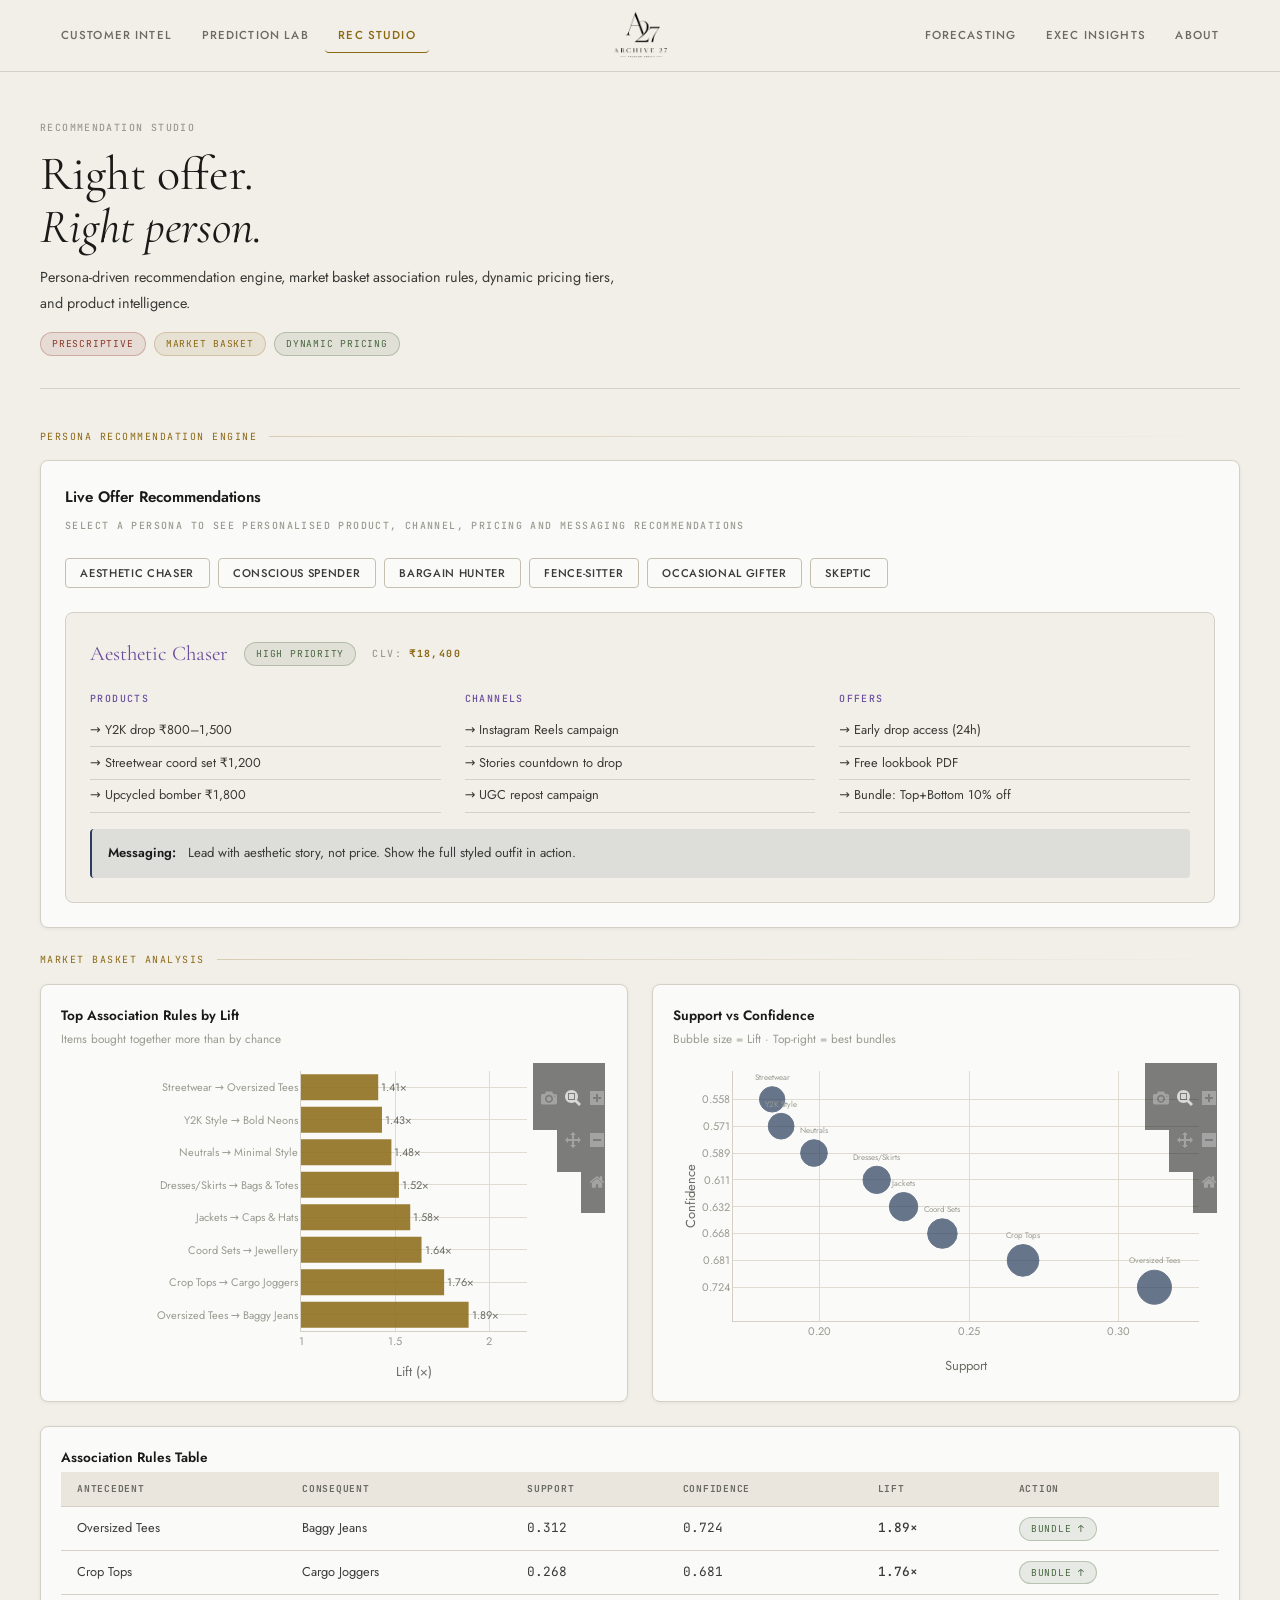
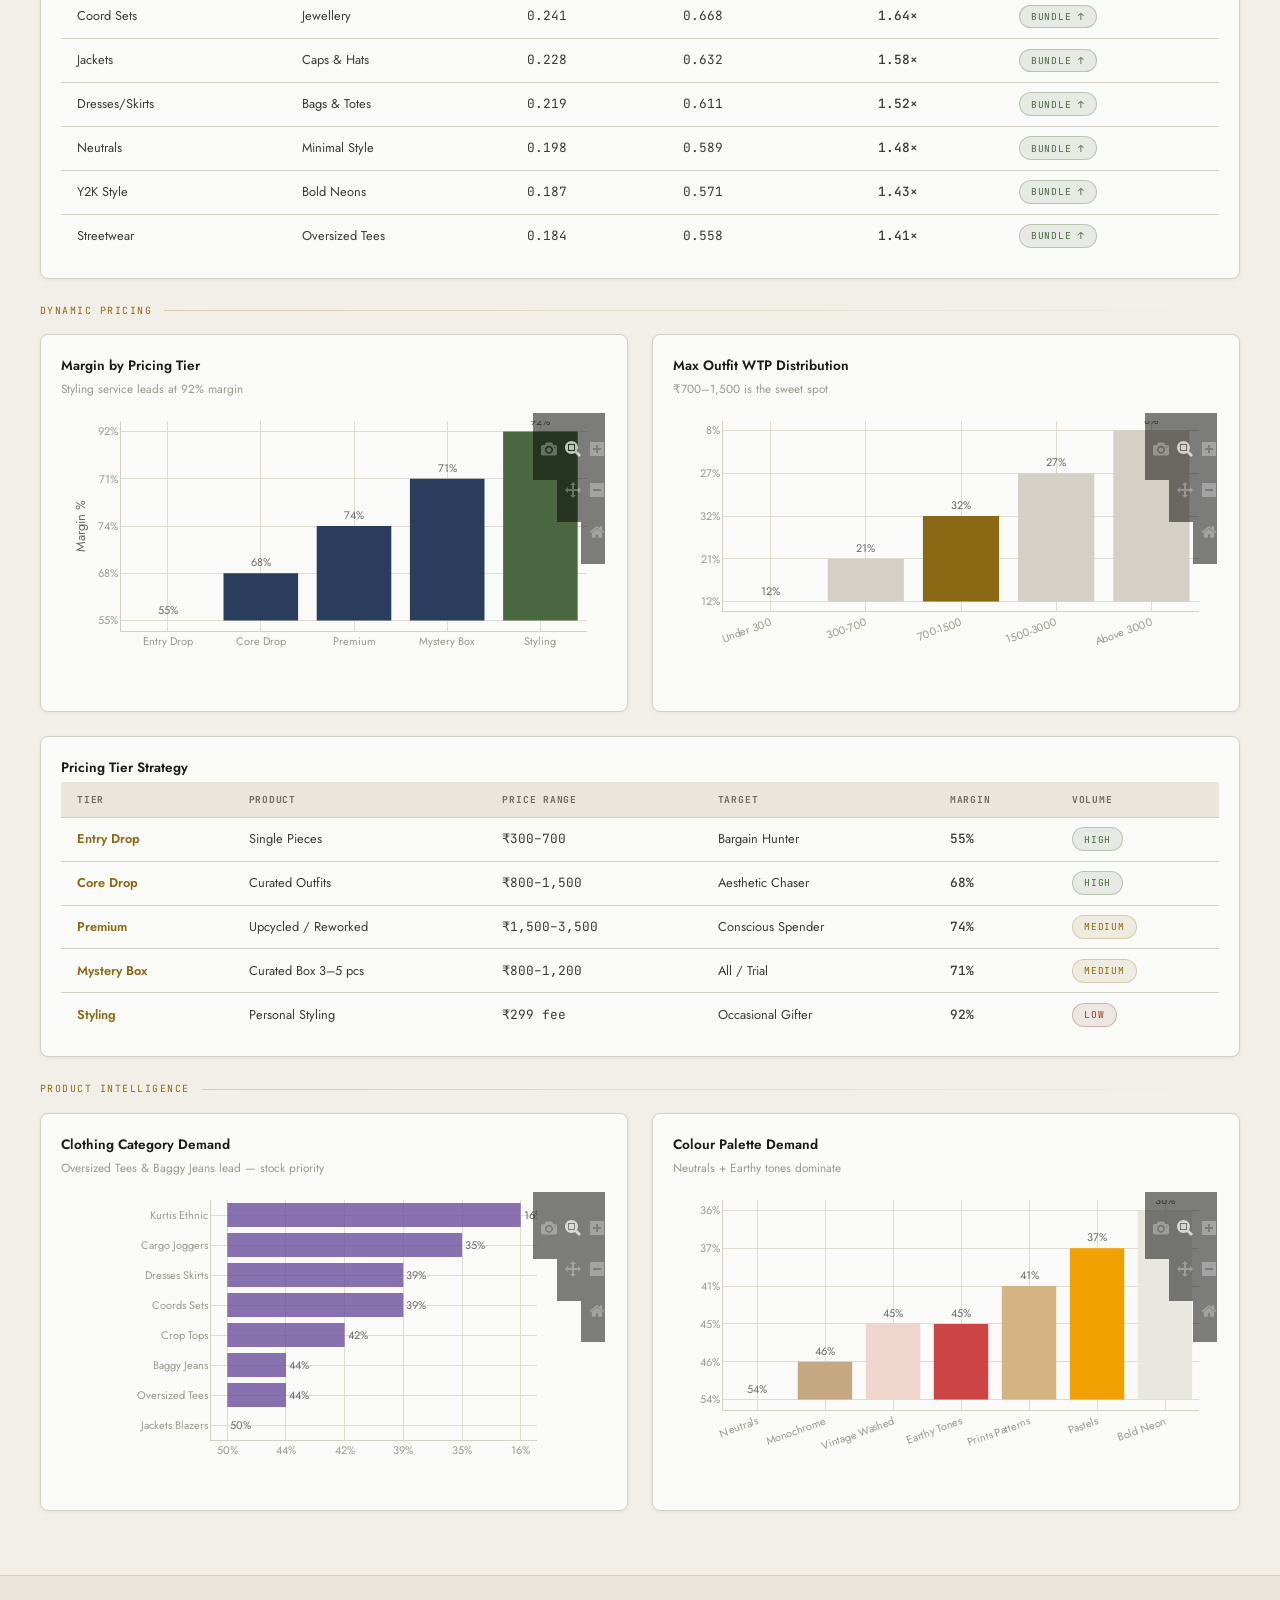
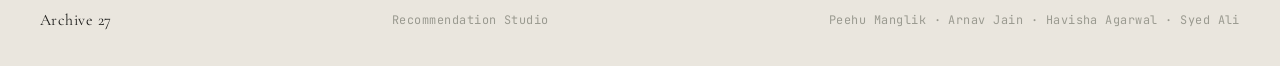
<file: pages/recommendation-studio.html>
<!DOCTYPE html>
<html lang="en">
<head>
<meta charset="UTF-8"/><meta name="viewport" content="width=device-width,initial-scale=1"/>
<title>Recommendation Studio · Archive 27</title>
<link rel="stylesheet" href="../css/main.css"/>
</head>
<body>
<nav class="nav" id="main-nav"></nav>
<div class="page"><div class="container">

<div class="page-header">
  <div class="page-header-eyebrow label">Recommendation Studio</div>
  <h1>Right offer.<br/><em>Right person.</em></h1>
  <p>Persona-driven recommendation engine, market basket association rules, dynamic pricing tiers, and product intelligence.</p>
  <div class="page-header-tags">
    <span class="tag tag-rust">Prescriptive</span><span class="tag tag-gold">Market Basket</span><span class="tag tag-sage">Dynamic Pricing</span>
  </div>
</div>

<div class="section-label mb-md">Persona Recommendation Engine</div>
<div class="card mb-lg">
  <div style="font-weight:600;font-size:.95rem;margin-bottom:.5rem">Live Offer Recommendations</div>
  <div class="label mb-lg">Select a persona to see personalised product, channel, pricing and messaging recommendations</div>
  <div style="display:flex;gap:.5rem;flex-wrap:wrap;margin-bottom:1.5rem" id="rec-btns">
    <button class="btn btn-dark btn-sm" onclick="loadRec('Aesthetic Chaser',this)">Aesthetic Chaser</button>
    <button class="btn btn-outline btn-sm" onclick="loadRec('Conscious Spender',this)">Conscious Spender</button>
    <button class="btn btn-outline btn-sm" onclick="loadRec('Bargain Hunter',this)">Bargain Hunter</button>
    <button class="btn btn-outline btn-sm" onclick="loadRec('Fence-Sitter',this)">Fence-Sitter</button>
    <button class="btn btn-outline btn-sm" onclick="loadRec('Occasional Gifter',this)">Occasional Gifter</button>
    <button class="btn btn-outline btn-sm" onclick="loadRec('Skeptic',this)">Skeptic</button>
  </div>
  <div id="rec-out"></div>
</div>

<div class="section-label mb-md">Market Basket Analysis</div>
<div class="grid-2 mb-lg">
  <div class="chart-wrap"><div class="chart-title">Top Association Rules by Lift</div><div class="chart-sub">Items bought together more than by chance</div><div id="c-lift" style="height:320px"></div></div>
  <div class="chart-wrap"><div class="chart-title">Support vs Confidence</div><div class="chart-sub">Bubble size = Lift · Top-right = best bundles</div><div id="c-bubble" style="height:320px"></div></div>
</div>
<div class="chart-wrap mb-lg"><div class="chart-title">Association Rules Table</div>
  <div style="overflow-x:auto"><table class="data-table" id="basket-table"></table></div>
</div>

<div class="section-label mb-md">Dynamic Pricing</div>
<div class="grid-2 mb-lg">
  <div class="chart-wrap"><div class="chart-title">Margin by Pricing Tier</div><div class="chart-sub">Styling service leads at 92% margin</div><div id="c-margin" style="height:280px"></div></div>
  <div class="chart-wrap"><div class="chart-title">Max Outfit WTP Distribution</div><div class="chart-sub">₹700–1,500 is the sweet spot</div><div id="c-wtp" style="height:280px"></div></div>
</div>
<div class="chart-wrap mb-lg"><div class="chart-title">Pricing Tier Strategy</div>
  <div style="overflow-x:auto"><table class="data-table" id="pricing-table"></table></div>
</div>

<div class="section-label mb-md">Product Intelligence</div>
<div class="grid-2 mb-lg">
  <div class="chart-wrap"><div class="chart-title">Clothing Category Demand</div><div class="chart-sub">Oversized Tees & Baggy Jeans lead — stock priority</div><div id="c-cloth" style="height:300px"></div></div>
  <div class="chart-wrap"><div class="chart-title">Colour Palette Demand</div><div class="chart-sub">Neutrals + Earthy tones dominate</div><div id="c-colour" style="height:300px"></div></div>
</div>

</div></div>
<footer class="footer"><div class="container"><div class="footer-inner">
  <span class="footer-brand">Archive 27</span><span>Recommendation Studio</span>
  <span>Peehu Manglik · Arnav Jain · Havisha Agarwal · Syed Ali</span>
</div></div></footer>

<script src="https://cdn.plot.ly/plotly-2.32.0.min.js"></script>
<script src="../js/utils.js"></script>
<script src="../js/data.js"></script>
<script>
const D=window.A27_DATA,A=window.A27;
A.buildNav('rs');

const RECS={
  'Aesthetic Chaser':{products:['Y2K drop ₹800–1,500','Streetwear coord set ₹1,200','Upcycled bomber ₹1,800'],channels:['Instagram Reels campaign','Stories countdown to drop','UGC repost campaign'],offers:['Early drop access (24h)','Free lookbook PDF','Bundle: Top+Bottom 10% off'],msg:'Lead with aesthetic story, not price. Show the full styled outfit in action.',priority:'HIGH',c:'#6B4F9E'},
  'Conscious Spender':{products:['Sustainable set ₹2,000–3,000','Upcycled premium ₹2,500','Circular trade-in programme'],channels:['Website sustainability story','Email/WhatsApp broadcast','Pop-up circular fashion event'],offers:['Trade-in credit for old clothes','Carbon-neutral packaging','Sustainability report card'],msg:'Lead with ethics and impact. Show sourcing story, circular credentials.',priority:'HIGH',c:'#4A6741'},
  'Bargain Hunter':{products:['Single piece ₹300–700','Mystery box small ₹500–800','Clearance rack drops'],channels:['WhatsApp flash sale','Instagram "deal of the day"','Price-led Reels'],offers:['₹100 off first purchase','Bundle 2 = 15% off','Flash sale early notification'],msg:'Lead with price, scarcity, value. Show retail vs our price comparison.',priority:'MEDIUM',c:'#8B6914'},
  'Fence-Sitter':{products:['Easy-return outfit ₹800–1,200','Starter mystery box ₹500–800','Free styling consult'],channels:['Try-on Reels content','WhatsApp COD highlight','Peer review showcase'],offers:['COD + easy returns banner','Free first return guarantee','Social proof: 500+ buyers'],msg:'Reduce risk perception. Lead with COD, easy returns, real customer photos.',priority:'MEDIUM',c:'#2A3D5C'},
  'Occasional Gifter':{products:['Gifting mystery box ₹1,200–1,800','Curated gift set','Digital lookbook gift'],channels:['Pop-up festive events','WhatsApp gifting broadcast','Instagram gift ideas'],offers:['Free gift wrapping >₹1,000','Gift card option','Occasion bundle Birthday/Diwali'],msg:'Lead with occasion-based curation. Make gifting effortless and prestigious.',priority:'MEDIUM',c:'#8B3A2A'},
  'Skeptic':{products:['Single low-risk piece ₹500–800','Well-documented quality item','Social-proof listing'],channels:['Website detailed photos','Word-of-mouth referral','YouTube review content'],offers:['Money-back guarantee','Customer review highlights','1 item first, subscription later'],msg:'Build trust incrementally. Show quality evidence upfront. Do not push hard.',priority:'LOW',c:'#6B6B64'},
};

function loadRec(p,btn){
  document.querySelectorAll('#rec-btns button').forEach(b=>{b.className='btn btn-outline btn-sm';});
  if(btn)btn.className='btn btn-dark btn-sm';
  const r=RECS[p];
  const pcls=r.priority==='HIGH'?'tag-sage':r.priority==='MEDIUM'?'tag-gold':'tag-rust';
  document.getElementById('rec-out').innerHTML=`
    <div style="border:1px solid var(--border);border-radius:var(--r-lg);padding:1.5rem;background:var(--cream)">
      <div style="display:flex;align-items:center;gap:1rem;margin-bottom:1.25rem;flex-wrap:wrap">
        <div style="font-family:var(--font-serif);font-size:1.3rem;color:${r.c}">${p}</div>
        <span class="tag ${pcls}">${r.priority} PRIORITY</span>
        <span class="label">CLV: <strong class="text-gold">${D.ml.clv[p]?.clv?'₹'+D.ml.clv[p].clv.toLocaleString():'—'}</strong></span>
      </div>
      <div class="grid-3">
        <div><div class="label mb-sm" style="color:${r.c}">Products</div>${r.products.map(x=>`<div style="padding:.35rem 0;border-bottom:1px solid var(--border);font-size:.8rem;color:var(--ink-2)">→ ${x}</div>`).join('')}</div>
        <div><div class="label mb-sm" style="color:${r.c}">Channels</div>${r.channels.map(x=>`<div style="padding:.35rem 0;border-bottom:1px solid var(--border);font-size:.8rem;color:var(--ink-2)">→ ${x}</div>`).join('')}</div>
        <div><div class="label mb-sm" style="color:${r.c}">Offers</div>${r.offers.map(x=>`<div style="padding:.35rem 0;border-bottom:1px solid var(--border);font-size:.8rem;color:var(--ink-2)">→ ${x}</div>`).join('')}</div>
      </div>
      <div class="insight navy mt-md" style="margin-bottom:0"><strong>Messaging: </strong>${r.msg}</div>
    </div>`;
}
loadRec('Aesthetic Chaser');

const mb=D.market_basket;
A.plot('c-lift',[{type:'bar',orientation:'h',y:mb.map(r=>`${r.a} → ${r.b}`),x:mb.map(r=>r.lift),
  marker:{color:'#8B6914',opacity:.85,line:{color:'transparent'}},
  text:mb.map(r=>r.lift.toFixed(2)+'×'),textposition:'outside',
  hovertemplate:'%{y}<br>Lift: %{x:.2f}×<extra></extra>'}],
{xaxis:{range:[1,2.2],title:{text:'Lift (×)'}},margin:{t:10,b:50,l:240,r:80}});

A.plot('c-bubble',[{type:'scatter',mode:'markers+text',x:mb.map(r=>r.sup),y:mb.map(r=>r.conf),
  marker:{size:mb.map(r=>r.lift*18),color:'#2A3D5C',opacity:.7,line:{color:'#2A3D5C',width:1}},
  text:mb.map(r=>r.a),textposition:'top center',textfont:{size:8,color:'#9A9A90'},
  hovertemplate:'<b>%{text}</b><br>Support: %{x:.3f}<br>Confidence: %{y:.3f}<extra></extra>'}],
{xaxis:{title:{text:'Support'},tickformat:'.2f'},yaxis:{title:{text:'Confidence'},tickformat:'.2f'},margin:{t:10,b:60,l:60,r:20}});

document.getElementById('basket-table').innerHTML=`
<thead><tr><th>Antecedent</th><th>Consequent</th><th>Support</th><th>Confidence</th><th>Lift</th><th>Action</th></tr></thead>
<tbody>${mb.map(r=>`<tr><td>${r.a}</td><td>${r.b}</td><td class="mono">${r.sup.toFixed(3)}</td><td class="mono">${r.conf.toFixed(3)}</td><td class="val-gold mono">${r.lift.toFixed(2)}×</td><td><span class="tag tag-sage">Bundle ↑</span></td></tr>`).join('')}
</tbody>`;

const pr=D.pricing;
A.plot('c-margin',[{type:'bar',x:pr.map(t=>t.tier),y:pr.map(t=>t.margin),
  marker:{color:pr.map(t=>t.margin>=80?'#4A6741':t.margin>=65?'#2A3D5C':'#8B6914'),line:{color:'transparent'}},
  text:pr.map(t=>t.margin+'%'),textposition:'outside',hovertemplate:'%{x}: %{y}%<extra></extra>'}],
{yaxis:{ticksuffix:'%',range:[0,105],title:{text:'Margin %'}},margin:{t:10,b:60,l:60,r:20}});

const wo=['Under 300','300-700','700-1500','1500-3000','Above 3000'];
A.plot('c-wtp',[{type:'bar',x:wo,y:wo.map(k=>Math.round((D.budget.max_outfit[k]||0)*100)),
  marker:{color:wo.map((_,i)=>i===2?'#8B6914':'#D5D0C5'),line:{color:'transparent'}},
  text:wo.map(k=>Math.round((D.budget.max_outfit[k]||0)*100)+'%'),textposition:'outside',
  hovertemplate:'%{x}: %{y}%<extra></extra>'}],
{xaxis:{tickangle:-20},yaxis:{ticksuffix:'%'},margin:{t:10,b:80,l:50,r:20}});

document.getElementById('pricing-table').innerHTML=`
<thead><tr><th>Tier</th><th>Product</th><th>Price Range</th><th>Target</th><th>Margin</th><th>Volume</th></tr></thead>
<tbody>${pr.map(t=>`<tr><td style="font-weight:600;color:var(--gold)">${t.tier}</td><td>${t.product}</td><td class="mono">${t.range}</td><td>${t.target}</td><td class="val-gold">${t.margin}%</td><td><span class="tag ${t.volume==='High'?'tag-sage':t.volume==='Medium'?'tag-gold':'tag-rust'}">${t.volume}</span></td></tr>`).join('')}
</tbody>`;

const ci=Object.entries(D.product.clothing).sort((a,b)=>b[1]-a[1]);
A.plot('c-cloth',[{type:'bar',orientation:'h',y:ci.map(([k])=>k.replace(/\b\w/g,c=>c.toUpperCase())),x:ci.map(([,v])=>Math.round(v*100)),
  marker:{color:'#6B4F9E',opacity:.8,line:{color:'transparent'}},
  text:ci.map(([,v])=>Math.round(v*100)+'%'),textposition:'outside',
  hovertemplate:'%{y}: %{x}%<extra></extra>'}],
{xaxis:{ticksuffix:'%',range:[0,70]},margin:{t:10,b:50,l:150,r:70}});

const col=Object.entries(D.product.colour).sort((a,b)=>b[1]-a[1]);
A.plot('c-colour',[{type:'bar',x:col.map(([k])=>k.replace(/\b\w/g,c=>c.toUpperCase())),y:col.map(([,v])=>Math.round(v*100)),
  marker:{color:['#D4C8A8','#C4A882','#F0D5CC','#C44','#D4B483','#F0A000','#E8E8E0'].slice(0,col.length),line:{color:'transparent'}},
  text:col.map(([,v])=>Math.round(v*100)+'%'),textposition:'outside',
  hovertemplate:'%{x}: %{y}%<extra></extra>'}],
{xaxis:{tickangle:-20},yaxis:{ticksuffix:'%'},margin:{t:10,b:80,l:50,r:20}});
</script>
</body>
</html>
</file>
<file: css/main.css>
@import url('https://fonts.googleapis.com/css2?family=Cormorant+Garamond:ital,wght@0,300;0,400;0,500;0,600;1,300;1,400&family=Jost:wght@300;400;500;600&family=JetBrains+Mono:wght@400;500&display=swap');

:root {
  --cream:    #F2EFE9;
  --cream-2:  #EAE6DE;
  --cream-3:  #E0DBD0;
  --white:    #FAFAF8;
  --ink:      #1A1A18;
  --ink-2:    #3A3A36;
  --ink-3:    #6B6B64;
  --ink-4:    #9A9A90;
  --border:   #D5D0C5;
  --border-2: #C5BFB0;
  --gold:     #8B6914;
  --gold-dim: rgba(139,105,20,.10);
  --gold-mid: rgba(139,105,20,.25);
  --sage:     #4A6741;
  --sage-dim: rgba(74,103,65,.10);
  --rust:     #8B3A2A;
  --rust-dim: rgba(139,58,42,.10);
  --navy:     #2A3D5C;
  --navy-dim: rgba(42,61,92,.10);
  --font-serif: 'Cormorant Garamond', Georgia, serif;
  --font-sans:  'Jost', system-ui, sans-serif;
  --font-mono:  'JetBrains Mono', monospace;
  --nav-h: 72px;
  --r: 4px; --r-lg: 8px; --r-xl: 12px;
  --shadow: 0 1px 4px rgba(0,0,0,.06);
  --shadow-md: 0 4px 20px rgba(0,0,0,.08);
  --shadow-lg: 0 12px 40px rgba(0,0,0,.12);
  --t: all .2s ease;
}

*,*::before,*::after{box-sizing:border-box;margin:0;padding:0}
html{font-size:16px;scroll-behavior:smooth}
body{font-family:var(--font-sans);background:var(--cream);color:var(--ink);-webkit-font-smoothing:antialiased;line-height:1.6}
img,svg{display:block;max-width:100%}
a{color:inherit;text-decoration:none}
button{cursor:pointer;border:none;background:none;font-family:inherit}
::-webkit-scrollbar{width:5px;height:5px}
::-webkit-scrollbar-track{background:var(--cream-2)}
::-webkit-scrollbar-thumb{background:var(--border-2);border-radius:2px}

/* ── Typography ── */
h1,h2,h3,h4{font-family:var(--font-serif);font-weight:400;line-height:1.1;color:var(--ink)}
h1{font-size:clamp(3rem,6vw,5.5rem)}
h2{font-size:clamp(1.8rem,3vw,2.8rem)}
h3{font-size:clamp(1.2rem,2vw,1.6rem)}
p{color:var(--ink-2);font-size:.92rem;line-height:1.75}
.serif{font-family:var(--font-serif)}
.mono{font-family:var(--font-mono);font-size:.8rem}
.label{font-family:var(--font-mono);font-size:.62rem;font-weight:500;letter-spacing:.14em;text-transform:uppercase;color:var(--ink-4)}
.label-gold{color:var(--gold)}

/* ── Nav ── */
.nav{position:fixed;top:0;left:0;right:0;z-index:100;height:var(--nav-h);display:grid;grid-template-columns:1fr auto 1fr;align-items:center;padding:0 3rem;background:rgba(242,239,233,.92);backdrop-filter:blur(16px);border-bottom:1px solid var(--border)}
.nav-left,.nav-right{display:flex;align-items:center;gap:.25rem}
.nav-right{justify-content:flex-end}
.nav-logo{display:flex;flex-direction:column;align-items:center;gap:.2rem;text-decoration:none}
.nav-logo-img{height:70px;width:auto}
.nav-link{font-family:var(--font-sans);font-size:.72rem;font-weight:500;letter-spacing:.1em;text-transform:uppercase;color:var(--ink-3);padding:.5rem .8rem;border-radius:var(--r);transition:var(--t);white-space:nowrap}
.nav-link:hover{color:var(--ink);background:var(--cream-2)}
.nav-link.active{color:var(--gold);border-bottom:1px solid var(--gold)}
.nav-hamburger{display:none;flex-direction:column;gap:5px;padding:.5rem}
.nav-hamburger span{display:block;width:22px;height:1px;background:var(--ink-2);transition:var(--t)}
@media(max-width:960px){
  .nav{grid-template-columns:1fr auto}
  .nav-left,.nav-right{display:none}
  .nav-hamburger{display:flex}
  .nav.open .nav-left,.nav.open .nav-right{display:flex;flex-direction:column;position:fixed;top:var(--nav-h);left:0;right:0;background:var(--cream);border-bottom:1px solid var(--border);padding:1rem 2rem;gap:.25rem}
  .nav.open .nav-right{top:calc(var(--nav-h) + 280px)}
}

/* ── Page wrapper ── */
.page{padding-top:var(--nav-h);min-height:100vh}
.container{max-width:1300px;margin:0 auto;padding:0 2.5rem}

/* ── Page header ── */
.page-header{padding:3rem 0 2rem;border-bottom:1px solid var(--border);margin-bottom:2.5rem}
.page-header-eyebrow{margin-bottom:.75rem}
.page-header h1{margin-bottom:.75rem;font-size:clamp(2rem,4vw,3rem)}
.page-header p{max-width:580px;font-size:.9rem}
.page-header-tags{display:flex;flex-wrap:wrap;gap:.5rem;margin-top:1rem}

/* ── Tags ── */
.tag{display:inline-flex;align-items:center;padding:.2rem .7rem;border-radius:99px;font-family:var(--font-mono);font-size:.6rem;letter-spacing:.08em;text-transform:uppercase;border:1px solid}
.tag-gold{background:var(--gold-dim);color:var(--gold);border-color:var(--gold-mid)}
.tag-sage{background:var(--sage-dim);color:var(--sage);border-color:rgba(74,103,65,.3)}
.tag-rust{background:var(--rust-dim);color:var(--rust);border-color:rgba(139,58,42,.3)}
.tag-navy{background:var(--navy-dim);color:var(--navy);border-color:rgba(42,61,92,.3)}

/* ── Grid ── */
.grid-2{display:grid;grid-template-columns:1fr 1fr;gap:1.5rem}
.grid-3{display:grid;grid-template-columns:repeat(3,1fr);gap:1.5rem}
.grid-4{display:grid;grid-template-columns:repeat(4,1fr);gap:1.25rem}
@media(max-width:1024px){.grid-3{grid-template-columns:1fr 1fr}.grid-4{grid-template-columns:1fr 1fr}}
@media(max-width:680px){.grid-2,.grid-3,.grid-4{grid-template-columns:1fr}}

/* ── Cards ── */
.card{background:var(--white);border:1px solid var(--border);border-radius:var(--r-lg);padding:1.5rem;box-shadow:var(--shadow)}
.card:hover{box-shadow:var(--shadow-md)}

/* ── KPI cards ── */
.kpi{background:var(--white);border:1px solid var(--border);border-radius:var(--r-lg);padding:1.4rem 1.5rem;box-shadow:var(--shadow);position:relative;overflow:hidden;transition:var(--t)}
.kpi::after{content:'';position:absolute;bottom:0;left:0;right:0;height:2px;background:var(--gold);transform:scaleX(0);transform-origin:left;transition:transform .3s}
.kpi:hover::after{transform:scaleX(1)}
.kpi-label{font-family:var(--font-mono);font-size:.6rem;letter-spacing:.1em;text-transform:uppercase;color:var(--ink-4);margin-bottom:.6rem}
.kpi-value{font-family:var(--font-serif);font-size:2rem;color:var(--ink);line-height:1;margin-bottom:.3rem}
.kpi-value.accent{color:var(--gold)}
.kpi-delta{font-size:.74rem;font-family:var(--font-mono)}
.kpi-delta.pos{color:var(--sage)}
.kpi-delta.neu{color:var(--ink-3)}
.kpi-delta.neg{color:var(--rust)}

/* ── Chart wrap ── */
.chart-wrap{background:var(--white);border:1px solid var(--border);border-radius:var(--r-lg);padding:1.25rem;box-shadow:var(--shadow)}
.chart-title{font-family:var(--font-sans);font-weight:600;font-size:.85rem;color:var(--ink);margin-bottom:.2rem}
.chart-sub{font-size:.74rem;color:var(--ink-4);margin-bottom:.75rem}

/* ── Tabs ── */
.tab-nav{display:flex;gap:.25rem;flex-wrap:wrap;border-bottom:1px solid var(--border);margin-bottom:0}
.tab-btn{font-family:var(--font-sans);font-size:.76rem;font-weight:500;letter-spacing:.04em;color:var(--ink-3);padding:.6rem 1.1rem;border-bottom:2px solid transparent;margin-bottom:-1px;transition:var(--t);background:none;cursor:pointer;border-radius:var(--r) var(--r) 0 0}
.tab-btn:hover{color:var(--ink);background:var(--cream-2)}
.tab-btn.active{color:var(--gold);border-bottom-color:var(--gold);background:var(--gold-dim)}
.tab-panel{display:none;padding-top:1.5rem}
.tab-panel.active{display:block}

/* ── Buttons ── */
.btn{display:inline-flex;align-items:center;gap:.5rem;padding:.65rem 1.5rem;border-radius:var(--r);font-family:var(--font-sans);font-size:.78rem;font-weight:500;letter-spacing:.06em;text-transform:uppercase;transition:var(--t);white-space:nowrap}
.btn-dark{background:var(--ink);color:var(--cream)}
.btn-dark:hover{background:var(--ink-2);transform:translateY(-1px);box-shadow:var(--shadow-md)}
.btn-outline{border:1px solid var(--border-2);color:var(--ink-2)}
.btn-outline:hover{background:var(--cream-2);color:var(--ink)}
.btn-gold{background:var(--gold);color:var(--cream)}
.btn-gold:hover{background:#7A5C12;transform:translateY(-1px)}
.btn-sm{padding:.4rem .9rem;font-size:.7rem}

/* ── Table ── */
.data-table{width:100%;border-collapse:collapse;font-size:.8rem}
.data-table th{background:var(--cream-2);color:var(--ink-3);font-family:var(--font-mono);font-size:.6rem;letter-spacing:.08em;text-transform:uppercase;padding:.6rem 1rem;text-align:left;border-bottom:1px solid var(--border)}
.data-table td{padding:.6rem 1rem;color:var(--ink-2);border-bottom:1px solid var(--border)}
.data-table tr:last-child td{border-bottom:none}
.data-table tr:hover td{background:var(--cream)}
.val-gold{color:var(--gold);font-family:var(--font-mono);font-weight:500}
.val-sage{color:var(--sage);font-family:var(--font-mono)}
.val-rust{color:var(--rust);font-family:var(--font-mono)}

/* ── Insight boxes ── */
.insight{border-radius:var(--r);padding:.85rem 1rem;font-size:.82rem;line-height:1.7;margin-bottom:.75rem;display:flex;gap:.75rem}
.insight.gold{background:var(--gold-dim);border-left:2px solid var(--gold);color:var(--ink-2)}
.insight.sage{background:var(--sage-dim);border-left:2px solid var(--sage);color:var(--ink-2)}
.insight.rust{background:var(--rust-dim);border-left:2px solid var(--rust);color:var(--ink-2)}
.insight.navy{background:var(--navy-dim);border-left:2px solid var(--navy);color:var(--ink-2)}
.insight strong{color:var(--ink);font-weight:600}

/* ── Section label ── */
.section-label{font-family:var(--font-mono);font-size:.62rem;letter-spacing:.15em;text-transform:uppercase;color:var(--gold);margin-bottom:1rem;display:flex;align-items:center;gap:.75rem}
.section-label::after{content:'';flex:1;height:1px;background:linear-gradient(to right,var(--gold-mid),transparent)}

/* ── Progress ── */
.progress{height:3px;background:var(--cream-3);border-radius:2px;overflow:hidden;margin-top:.3rem}
.progress-fill{height:100%;border-radius:2px;background:var(--gold);transition:width .8s ease}

/* ── Footer ── */
.footer{border-top:1px solid var(--border);padding:2rem 0;margin-top:4rem;background:var(--cream-2)}
.footer-inner{display:flex;align-items:center;justify-content:space-between;flex-wrap:wrap;gap:1rem;font-size:.74rem;color:var(--ink-4);font-family:var(--font-mono);letter-spacing:.04em}
.footer-brand{color:var(--ink);font-family:var(--font-serif);font-size:1rem}

/* ── Nav cards (home) ── */
.nav-cards{display:grid;grid-template-columns:repeat(3,1fr);gap:1.25rem}
.nav-card{background:var(--white);border:1px solid var(--border);border-radius:var(--r-lg);padding:1.5rem;display:flex;flex-direction:column;gap:.75rem;transition:var(--t);text-decoration:none;color:inherit;box-shadow:var(--shadow)}
.nav-card:hover{border-color:var(--gold);box-shadow:var(--shadow-md);transform:translateY(-2px)}
.nav-card-label{font-family:var(--font-mono);font-size:.6rem;letter-spacing:.1em;text-transform:uppercase;color:var(--gold)}
.nav-card-title{font-family:var(--font-serif);font-size:1.3rem;color:var(--ink)}
.nav-card-desc{font-size:.78rem;color:var(--ink-3);line-height:1.6;flex:1}
.nav-card-arrow{font-size:.75rem;color:var(--ink-4);align-self:flex-end;transition:var(--t)}
.nav-card:hover .nav-card-arrow{color:var(--gold);transform:translateX(4px)}
@media(max-width:900px){.nav-cards{grid-template-columns:1fr 1fr}}
@media(max-width:560px){.nav-cards{grid-template-columns:1fr}}

/* ── Personas ── */
.p-ac{--pc:#6B4F9E} .p-cs{--pc:#4A6741} .p-bh{--pc:#8B6914}
.p-fs{--pc:#2A3D5C} .p-og{--pc:#8B3A2A} .p-sk{--pc:#6B6B64}

/* ── Utilities ── */
.flex{display:flex}.flex-center{display:flex;align-items:center;justify-content:center}
.flex-between{display:flex;align-items:center;justify-content:space-between}
.gap-sm{gap:.5rem}.gap-md{gap:1rem}.gap-lg{gap:1.5rem}
.mt-sm{margin-top:.5rem}.mt-md{margin-top:1rem}.mt-lg{margin-top:1.5rem}.mt-xl{margin-top:2.5rem}
.mb-sm{margin-bottom:.5rem}.mb-md{margin-bottom:1rem}.mb-lg{margin-bottom:1.5rem}
.text-gold{color:var(--gold)}.text-muted{color:var(--ink-4)}
.w-full{width:100%}.hidden{display:none!important}

select{background:var(--white);border:1px solid var(--border);border-radius:var(--r);padding:.6rem .9rem;color:var(--ink);font-family:var(--font-sans);font-size:.82rem;width:100%;cursor:pointer;transition:var(--t)}
select:focus{outline:none;border-color:var(--gold)}
input[type=range]{width:100%;accent-color:var(--gold);cursor:pointer}

@keyframes fadeUp{from{opacity:0;transform:translateY(20px)}to{opacity:1;transform:translateY(0)}}
.fade-up{animation:fadeUp .6s ease forwards}
.fade-up-1{animation:fadeUp .6s .1s ease both}
.fade-up-2{animation:fadeUp .6s .2s ease both}
.fade-up-3{animation:fadeUp .6s .3s ease both}
.fade-up-4{animation:fadeUp .6s .4s ease both}
</file>
